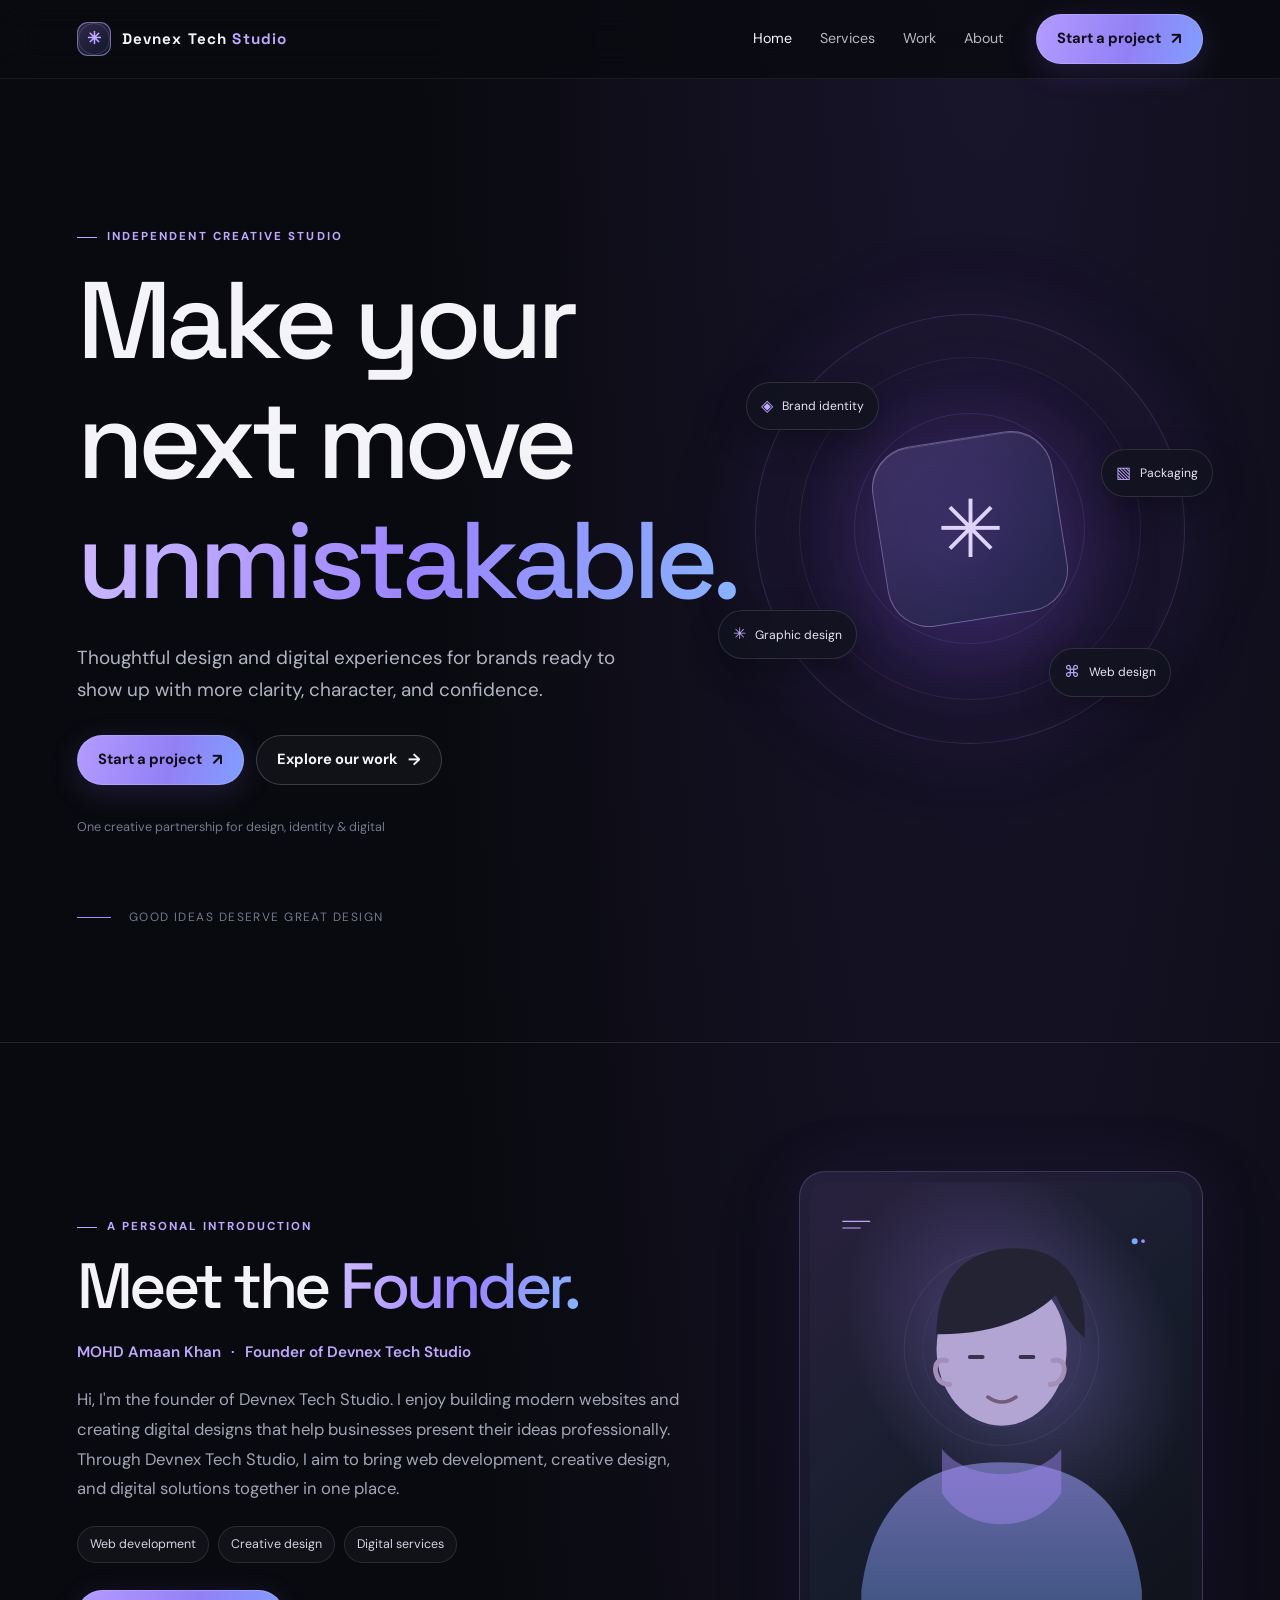
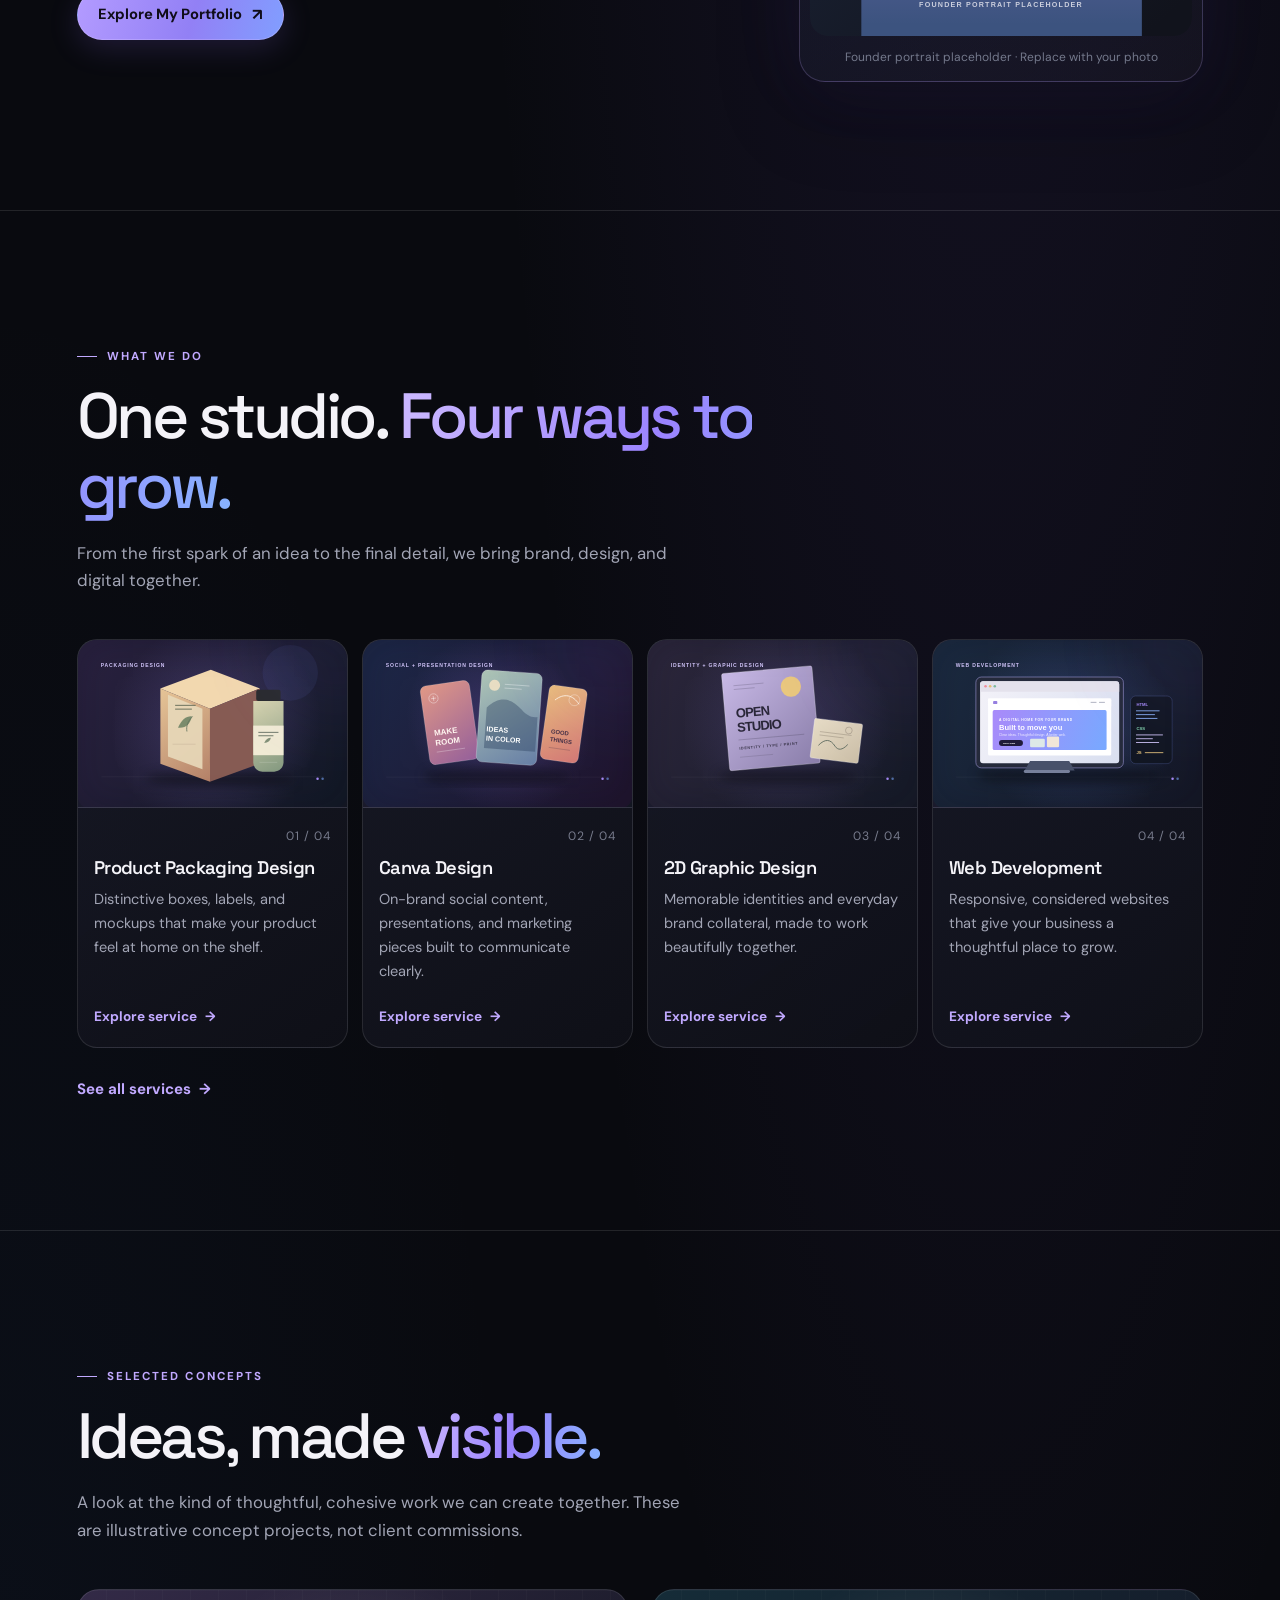
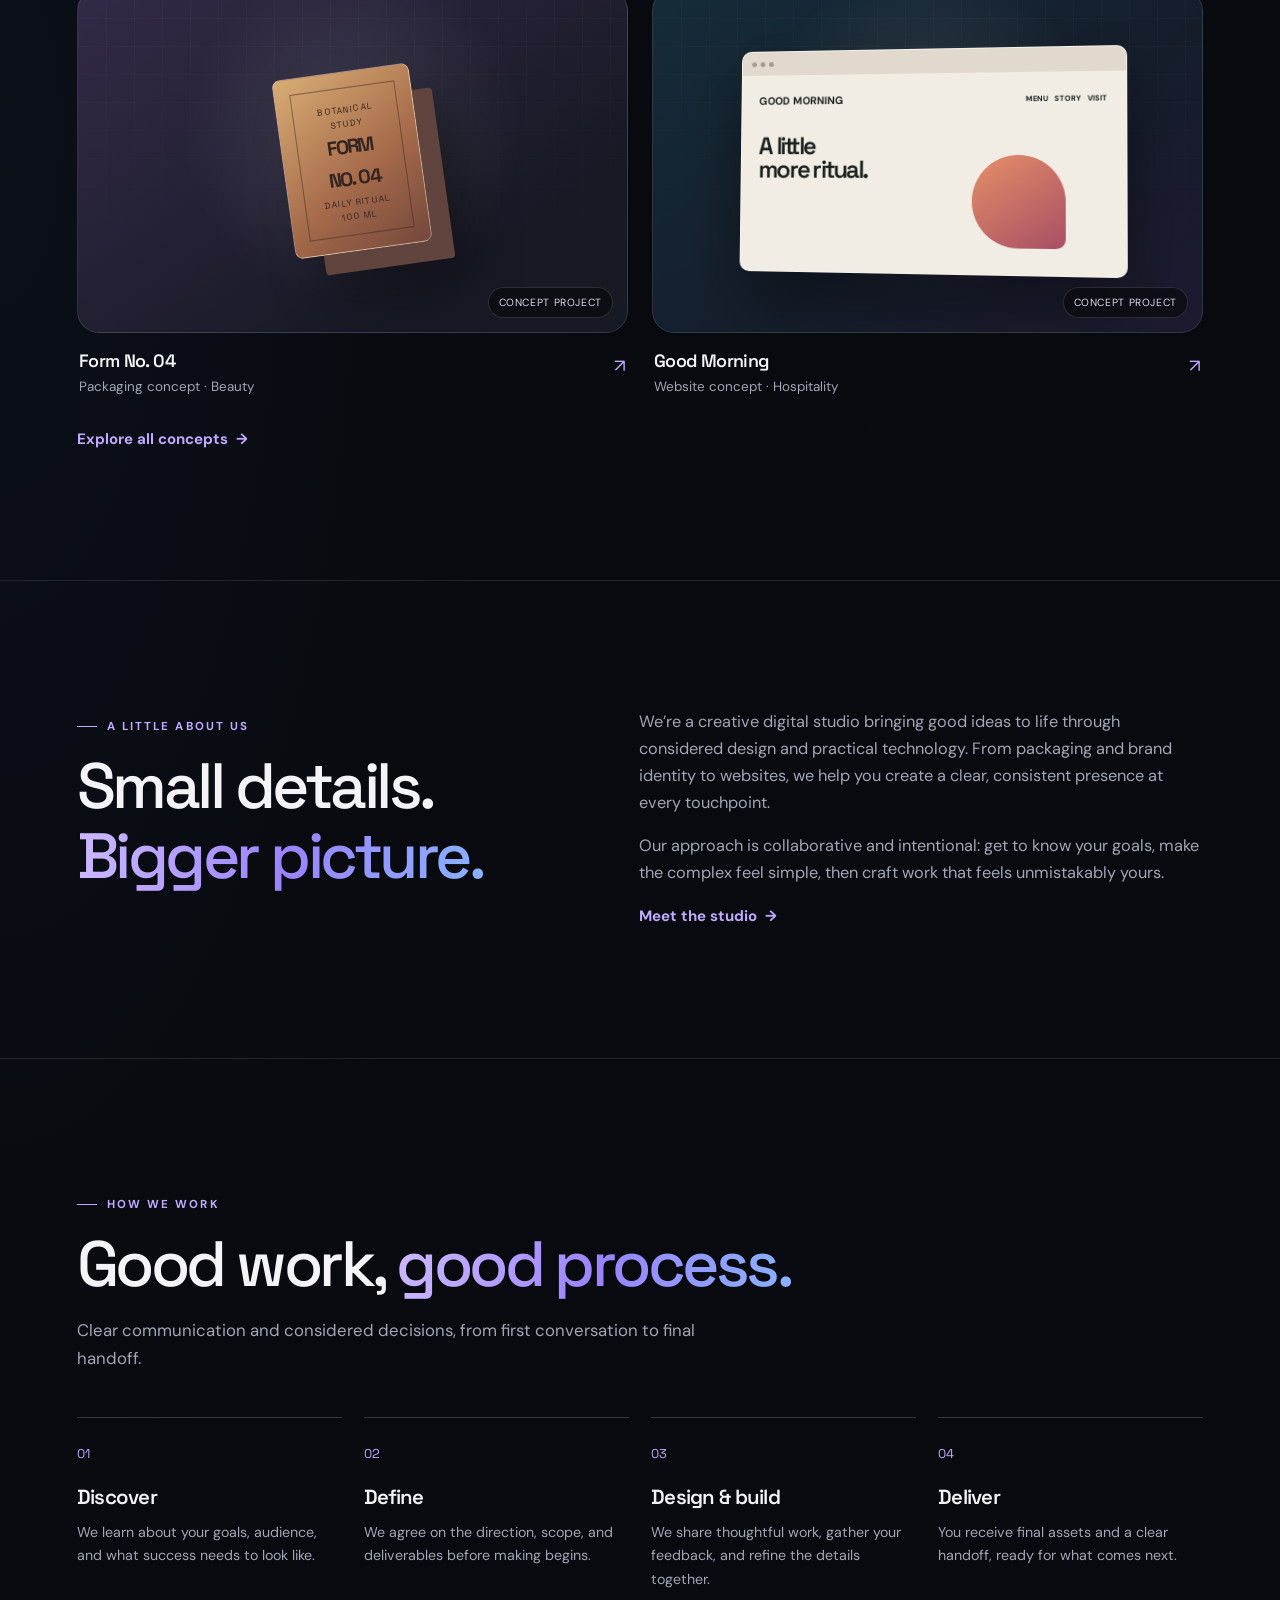
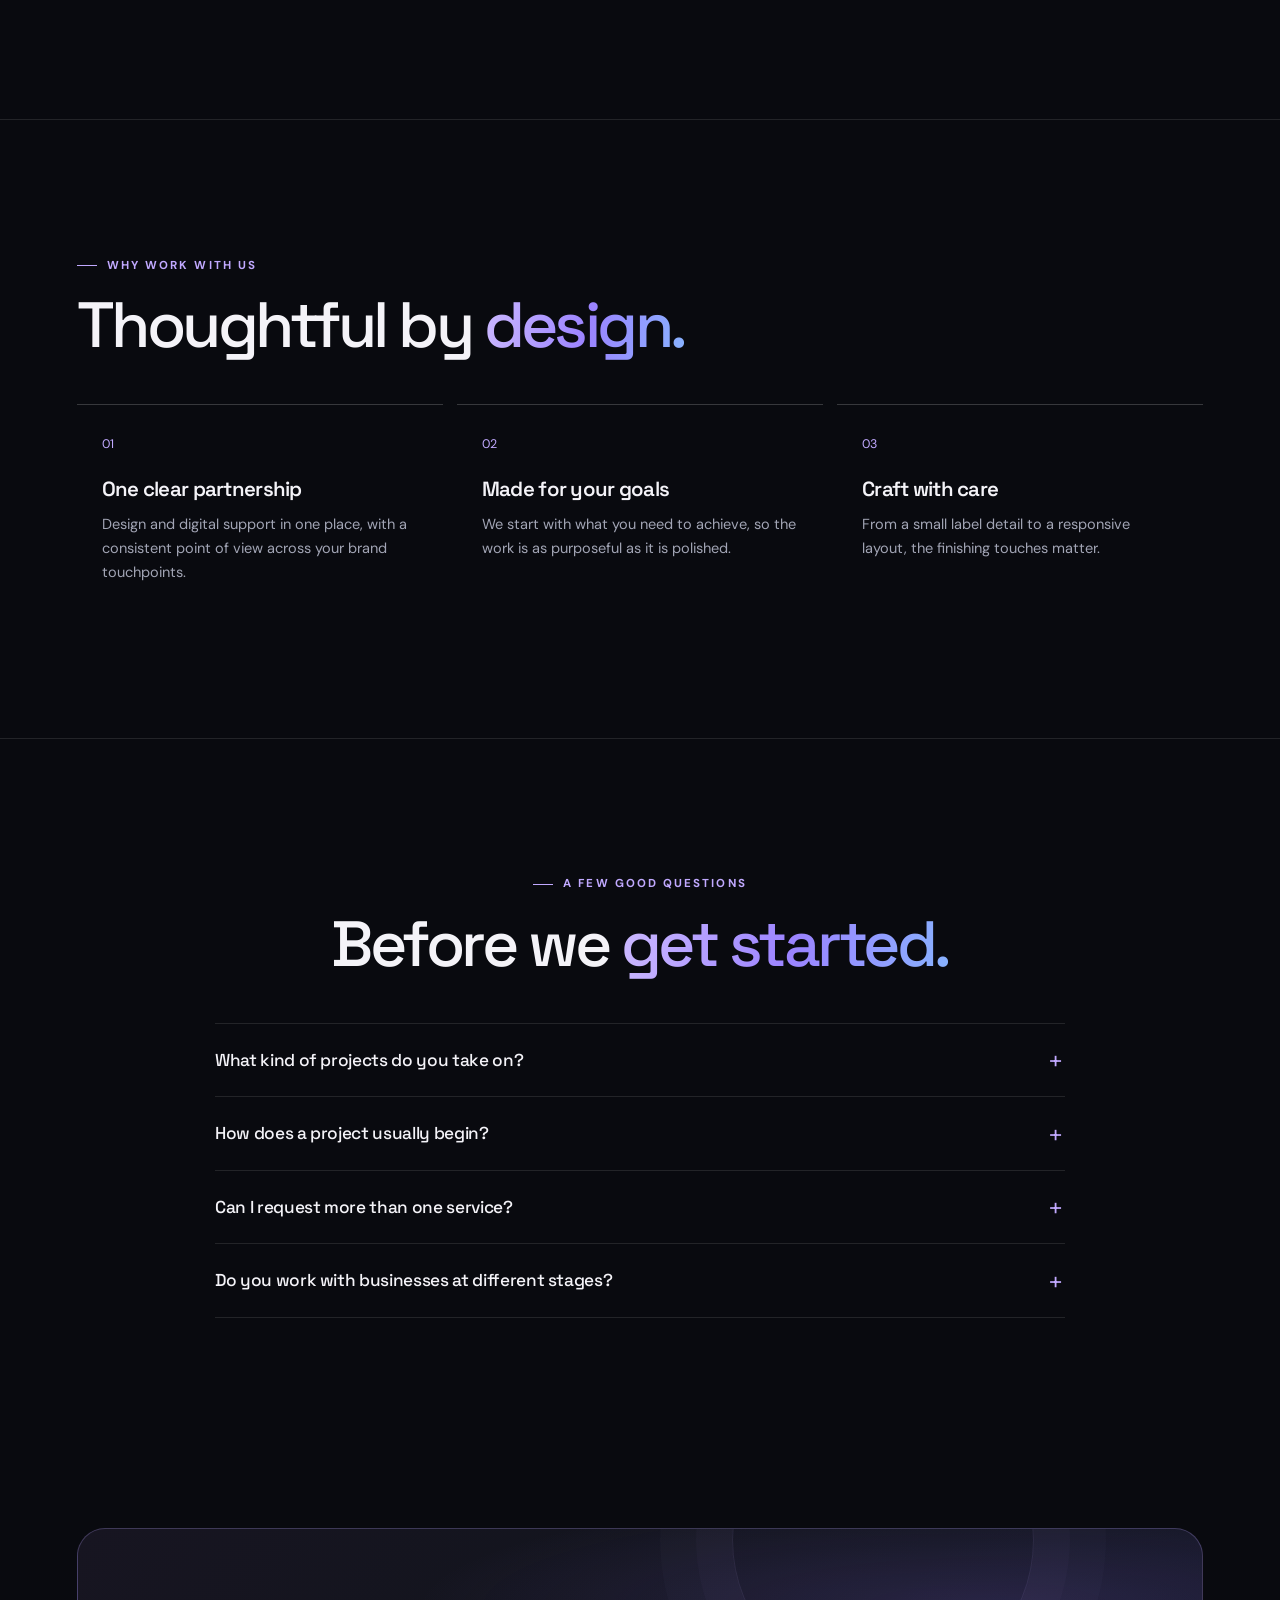
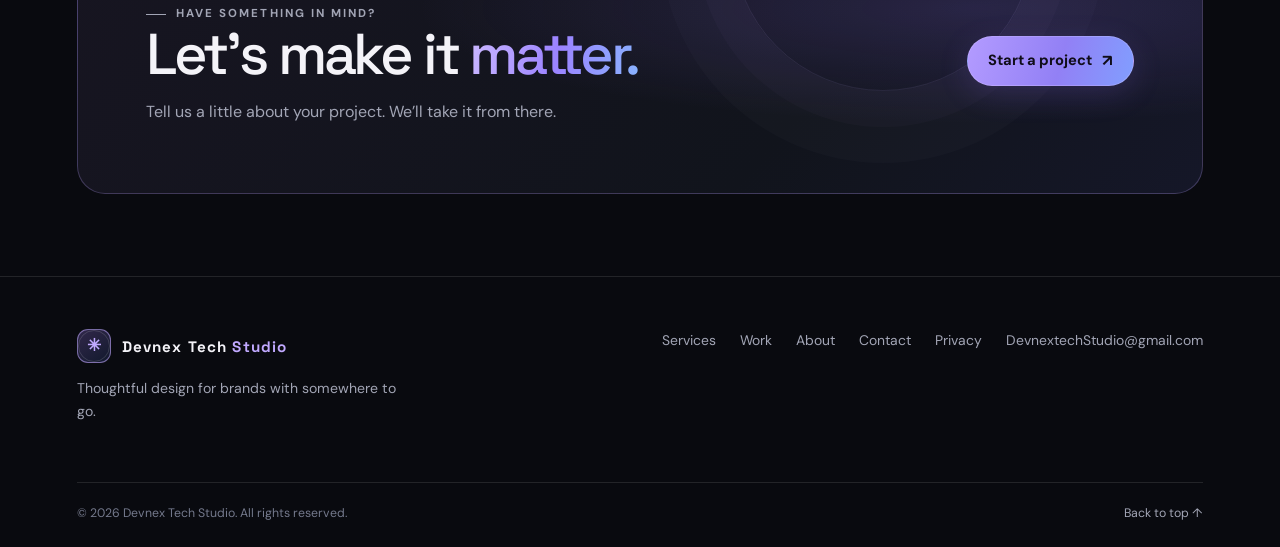
<file: index.html>
<!doctype html>
<html lang="en">
<head>
  <meta charset="UTF-8">
  <meta name="viewport" content="width=device-width, initial-scale=1.0">
  <meta name="description" content="A creative digital studio for thoughtful brand identities, packaging, graphic design, and responsive websites.">
  <meta name="theme-color" content="#090a0f">
  <meta property="og:type" content="website">
  <meta property="og:site_name" content="Devnex Tech Studio">
  <meta property="og:title" content="Devnex Tech Studio — Design that moves brands forward">
  <meta property="og:description" content="Thoughtful brand design, packaging, graphic design, and modern websites for ambitious businesses.">
  <title data-title-template="{brand} — Design that moves brands forward">Devnex Tech Studio — Design that moves brands forward</title>
  <link rel="icon" href="assets/icons/favicon.svg" type="image/svg+xml">
  <link rel="preconnect" href="https://fonts.googleapis.com">
  <link rel="preconnect" href="https://fonts.gstatic.com" crossorigin>
  <link rel="stylesheet" href="assets/css/style.css">
  <link rel="stylesheet" href="assets/css/components.css">
  <link rel="stylesheet" href="assets/css/responsive.css">
  <link rel="stylesheet" href="assets/css/animations.css">
</head>
<body>
  <a class="skip-link" href="#main">Skip to content</a>
  <header class="site-header">
    <div class="header-inner container">
      <a class="logo" href="index.html" aria-label="Devnex Tech Studio home">
        <span class="logo-mark" aria-hidden="true">✳</span><span class="logo-word">Devnex Tech Studio</span>
      </a>
      <button class="menu-toggle" type="button" aria-label="Open navigation" aria-controls="primary-nav" aria-expanded="false"><span></span></button>
      <nav class="primary-nav" id="primary-nav" aria-label="Main navigation">
        <a href="index.html" aria-current="page">Home</a><a href="services.html">Services</a><a href="portfolio.html">Work</a><a href="about.html">About</a>
        <a class="button button-primary nav-cta" href="contact.html">Start a project <span class="button-arrow" aria-hidden="true">↗</span></a>
      </nav>
    </div>
  </header>

  <main id="main">
    <section class="hero container">
      <div class="hero-grid">
        <div class="hero-copy" data-reveal>
          <p class="eyebrow">Independent creative studio</p>
          <h1>Make your next move <span class="text-gradient">unmistakable.</span></h1>
          <p>Thoughtful design and digital experiences for brands ready to show up with more clarity, character, and confidence.</p>
          <div class="hero-actions">
            <a class="button button-primary" href="contact.html">Start a project <span class="button-arrow" aria-hidden="true">↗</span></a>
            <a class="button button-secondary" href="portfolio.html">Explore our work <span class="button-arrow" aria-hidden="true">→</span></a>
          </div>
          <div class="hero-note">One creative partnership for design, identity &amp; digital</div>
        </div>
        <div class="hero-art" role="img" aria-label="Abstract violet and blue studio mark surrounded by design disciplines">
          <div class="hero-glow"></div><div class="hero-orbit"></div>
          <div class="hero-core"><span class="hero-core-mark" aria-hidden="true">✳</span></div>
          <div class="orbit-chip chip-one"><span aria-hidden="true">◈</span> Brand identity</div>
          <div class="orbit-chip chip-two"><span aria-hidden="true">▧</span> Packaging</div>
          <div class="orbit-chip chip-three"><span aria-hidden="true">✳</span> Graphic design</div>
          <div class="orbit-chip chip-four"><span aria-hidden="true">⌘</span> Web design</div>
        </div>
      </div>
      <div class="hero-bottom">Good ideas deserve great design</div>
    </section>

    <section class="section section-border founder-section" aria-labelledby="founder-heading">
      <div class="container founder-layout">
        <div class="founder-copy" data-reveal>
          <p class="eyebrow">A personal introduction</p>
          <h2 id="founder-heading">Meet the <span class="text-gradient">Founder.</span></h2>
          <p class="founder-role"><span data-founder-name>Your Name</span><span aria-hidden="true">·</span> Founder of Devnex Tech Studio</p>
          <p class="founder-intro" data-founder-intro>Hi, I'm the founder of Devnex Tech Studio. I enjoy building modern websites and creating digital designs that help businesses present their ideas professionally. Through Devnex Tech Studio, I aim to bring web development, creative design, and digital solutions together in one place.</p>
          <ul class="founder-interests" aria-label="Professional interests">
            <li>Web development</li>
            <li>Creative design</li>
            <li>Digital services</li>
          </ul>
          <a class="button button-primary founder-portfolio-link" data-founder-portfolio hidden>Explore My Portfolio <span class="button-arrow" aria-hidden="true">↗</span></a>
          <p class="founder-portfolio-note" data-founder-portfolio-note>Portfolio link placeholder: add your personal portfolio URL in <code>assets/js/config.js</code> to enable this button.</p>
        </div>
        <figure class="founder-portrait" data-reveal>
          <img src="assets/images/founder-placeholder.svg" alt="Illustrated portrait placeholder. Replace this artwork with a professional founder photo." width="640" height="760" decoding="async">
          <figcaption>Founder portrait placeholder · Replace with your photo</figcaption>
        </figure>
      </div>
    </section>

    <section class="section section-border home-services" aria-labelledby="services-heading">
      <div class="container">
        <div class="section-heading" data-reveal>
          <p class="eyebrow">What we do</p>
          <h2 id="services-heading">One studio. <span class="text-gradient">Four ways to grow.</span></h2>
          <p>From the first spark of an idea to the final detail, we bring brand, design, and digital together.</p>
        </div>
        <div class="service-grid">
          <article class="service-card" data-reveal>
            <div class="service-visual"><img src="assets/images/service-packaging.svg" alt="Warm premium skincare carton and glass bottle packaging mockups" width="640" height="400" loading="lazy" decoding="async"></div>
            <div class="service-card-top"><span class="service-number">01 / 04</span></div>
            <h3>Product Packaging Design</h3><p>Distinctive boxes, labels, and mockups that make your product feel at home on the shelf.</p>
            <a class="text-link" href="services.html#packaging">Explore service <span aria-hidden="true">→</span></a>
          </article>
          <article class="service-card" data-reveal>
            <div class="service-visual"><img src="assets/images/service-canva-design.svg" alt="Creative workspace with layered social post and story design layouts" width="640" height="400" loading="lazy" decoding="async"></div>
            <div class="service-card-top"><span class="service-number">02 / 04</span></div>
            <h3>Canva Design</h3><p>On-brand social content, presentations, and marketing pieces built to communicate clearly.</p>
            <a class="text-link" href="services.html#canva">Explore service <span aria-hidden="true">→</span></a>
          </article>
          <article class="service-card" data-reveal>
            <div class="service-visual"><img src="assets/images/service-graphic-design.svg" alt="Graphic design composition of a bold typographic poster and brand stationery" width="640" height="400" loading="lazy" decoding="async"></div>
            <div class="service-card-top"><span class="service-number">03 / 04</span></div>
            <h3>2D Graphic Design</h3><p>Memorable identities and everyday brand collateral, made to work beautifully together.</p>
            <a class="text-link" href="services.html#graphic">Explore service <span aria-hidden="true">→</span></a>
          </article>
          <article class="service-card" data-reveal>
            <div class="service-visual"><img src="assets/images/service-web-development.svg" alt="Desktop monitor displaying a responsive website layout alongside HTML, CSS, and JavaScript code" width="640" height="400" loading="lazy" decoding="async"></div>
            <div class="service-card-top"><span class="service-number">04 / 04</span></div>
            <h3>Web Development</h3><p>Responsive, considered websites that give your business a thoughtful place to grow.</p>
            <a class="text-link" href="services.html#web">Explore service <span aria-hidden="true">→</span></a>
          </article>
        </div>
        <p class="section-link-row"><a class="text-link" href="services.html">See all services <span aria-hidden="true">→</span></a></p>
      </div>
    </section>

    <section class="section section-border" aria-labelledby="work-heading">
      <div class="container">
        <div class="section-heading" data-reveal>
          <p class="eyebrow">Selected concepts</p>
          <h2 id="work-heading">Ideas, made <span class="text-gradient">visible.</span></h2>
          <p>A look at the kind of thoughtful, cohesive work we can create together. These are illustrative concept projects, not client commissions.</p>
        </div>
        <div class="work-grid">
          <article class="project-card" data-reveal>
            <div class="project-art art-packaging" role="img" aria-label="Illustrative amber skincare packaging concept">
              <img class="project-image" data-project-image data-src="" alt="Warm-toned skincare packaging concept with botanical labeling" hidden>
              <div class="art-pack"><div class="art-pack-label"><span>BOTANICAL<br>STUDY</span><strong>FORM<br>NO. 04</strong><span>daily ritual<br>100 ml</span></div></div>
              <span class="concept-tag">Concept project</span>
            </div>
            <div class="project-info"><div><h3>Form No. 04</h3><p>Packaging concept · Beauty</p></div><span class="project-arrow" aria-hidden="true">↗</span></div>
          </article>
          <article class="project-card" data-reveal>
            <div class="project-art art-web" role="img" aria-label="Illustrative responsive cafe website concept">
              <img class="project-image" data-project-image data-src="" alt="Responsive cafe website concept with a calm editorial layout" hidden>
              <div class="art-browser"><div class="browser-bar"><i></i><i></i><i></i></div><div class="browser-content"><div class="browser-nav"><b>GOOD MORNING</b><span>MENU&nbsp;&nbsp; STORY&nbsp;&nbsp; VISIT</span></div><div class="browser-headline">A little<br>more ritual.</div><div class="browser-shape"></div></div></div>
              <span class="concept-tag">Concept project</span>
            </div>
            <div class="project-info"><div><h3>Good Morning</h3><p>Website concept · Hospitality</p></div><span class="project-arrow" aria-hidden="true">↗</span></div>
          </article>
        </div>
        <p class="section-link-row"><a class="text-link" href="portfolio.html">Explore all concepts <span aria-hidden="true">→</span></a></p>
      </div>
    </section>

    <section class="section section-border" aria-labelledby="studio-heading">
      <div class="container split-layout">
        <div data-reveal><p class="eyebrow">A little about us</p><h2 id="studio-heading">Small details. <span class="text-gradient">Bigger picture.</span></h2></div>
        <div class="split-copy" data-reveal>
          <p>We’re a creative digital studio bringing good ideas to life through considered design and practical technology. From packaging and brand identity to websites, we help you create a clear, consistent presence at every touchpoint.</p>
          <p>Our approach is collaborative and intentional: get to know your goals, make the complex feel simple, then craft work that feels unmistakably yours.</p>
          <a class="text-link" href="about.html">Meet the studio <span aria-hidden="true">→</span></a>
        </div>
      </div>
    </section>

    <section class="section section-border" aria-labelledby="process-heading">
      <div class="container">
        <div class="section-heading" data-reveal><p class="eyebrow">How we work</p><h2 id="process-heading">Good work, <span class="text-gradient">good process.</span></h2><p>Clear communication and considered decisions, from first conversation to final handoff.</p></div>
        <div class="process-grid">
          <article class="process-step" data-reveal><h3>Discover</h3><p>We learn about your goals, audience, and what success needs to look like.</p></article>
          <article class="process-step" data-reveal><h3>Define</h3><p>We agree on the direction, scope, and deliverables before making begins.</p></article>
          <article class="process-step" data-reveal><h3>Design &amp; build</h3><p>We share thoughtful work, gather your feedback, and refine the details together.</p></article>
          <article class="process-step" data-reveal><h3>Deliver</h3><p>You receive final assets and a clear handoff, ready for what comes next.</p></article>
        </div>
      </div>
    </section>

    <section class="section section-border" aria-labelledby="difference-heading">
      <div class="container">
        <div class="section-heading" data-reveal><p class="eyebrow">Why work with us</p><h2 id="difference-heading">Thoughtful by <span class="text-gradient">design.</span></h2></div>
        <div class="values-grid">
          <article class="value-card" data-reveal><span>01</span><h3>One clear partnership</h3><p>Design and digital support in one place, with a consistent point of view across your brand touchpoints.</p></article>
          <article class="value-card" data-reveal><span>02</span><h3>Made for your goals</h3><p>We start with what you need to achieve, so the work is as purposeful as it is polished.</p></article>
          <article class="value-card" data-reveal><span>03</span><h3>Craft with care</h3><p>From a small label detail to a responsive layout, the finishing touches matter.</p></article>
        </div>
      </div>
    </section>

    <section class="section section-border" aria-labelledby="faq-heading">
      <div class="container">
        <div class="section-heading centered" data-reveal><p class="eyebrow">A few good questions</p><h2 id="faq-heading">Before we <span class="text-gradient">get started.</span></h2></div>
        <div class="faq-list">
          <details class="faq-item" data-reveal><summary>What kind of projects do you take on?</summary><div class="faq-answer"><p>We work on product packaging, Canva design, 2D graphic design, and responsive websites. Share what you have in mind and we can discuss whether it fits.</p></div></details>
          <details class="faq-item" data-reveal><summary>How does a project usually begin?</summary><div class="faq-answer"><p>Send a short project inquiry with your goals, service needs, and any timing or budget context. We’ll follow up to clarify scope and discuss next steps.</p></div></details>
          <details class="faq-item" data-reveal><summary>Can I request more than one service?</summary><div class="faq-answer"><p>Yes. We can discuss a combined scope—for example, an identity and packaging system, or brand design alongside a website.</p></div></details>
          <details class="faq-item" data-reveal><summary>Do you work with businesses at different stages?</summary><div class="faq-answer"><p>We’re happy to hear from businesses at any stage. The right scope depends on your goals and what you need support with now.</p></div></details>
        </div>
      </div>
    </section>

    <section class="section-tight" aria-label="Start a project">
      <div class="container"><div class="cta-panel" data-reveal><div><p class="eyebrow">Have something in mind?</p><h2>Let’s make it <span class="text-gradient">matter.</span></h2><p>Tell us a little about your project. We’ll take it from there.</p></div><a class="button button-primary" href="contact.html">Start a project <span class="button-arrow" aria-hidden="true">↗</span></a></div></div>
    </section>
  </main>

  <footer class="site-footer">
    <div class="container">
      <div class="footer-top">
        <div class="footer-brand"><a class="logo" href="index.html"><span class="logo-mark" aria-hidden="true">✳</span><span class="logo-word">Devnex Tech Studio</span></a><p>Thoughtful design for brands with somewhere to go.</p><div class="footer-social" data-social-links aria-label="Social media"></div></div>
        <nav class="footer-nav" aria-label="Footer navigation"><a href="services.html">Services</a><a href="portfolio.html">Work</a><a href="about.html">About</a><a href="contact.html">Contact</a><a href="privacy.html">Privacy</a><a data-footer-email hidden></a></nav>
      </div>
      <div class="footer-bottom"><p>© <span data-year></span> <span data-brand>Devnex Tech Studio</span>. All rights reserved.</p><a class="back-top" href="#main">Back to top ↑</a></div>
    </div>
  </footer>
  <script src="assets/js/config.js"></script>
  <script src="assets/js/navigation.js"></script>
  <script src="assets/js/main.js"></script>
  <script src="assets/js/faq.js"></script>
</body>
</html>
</file>
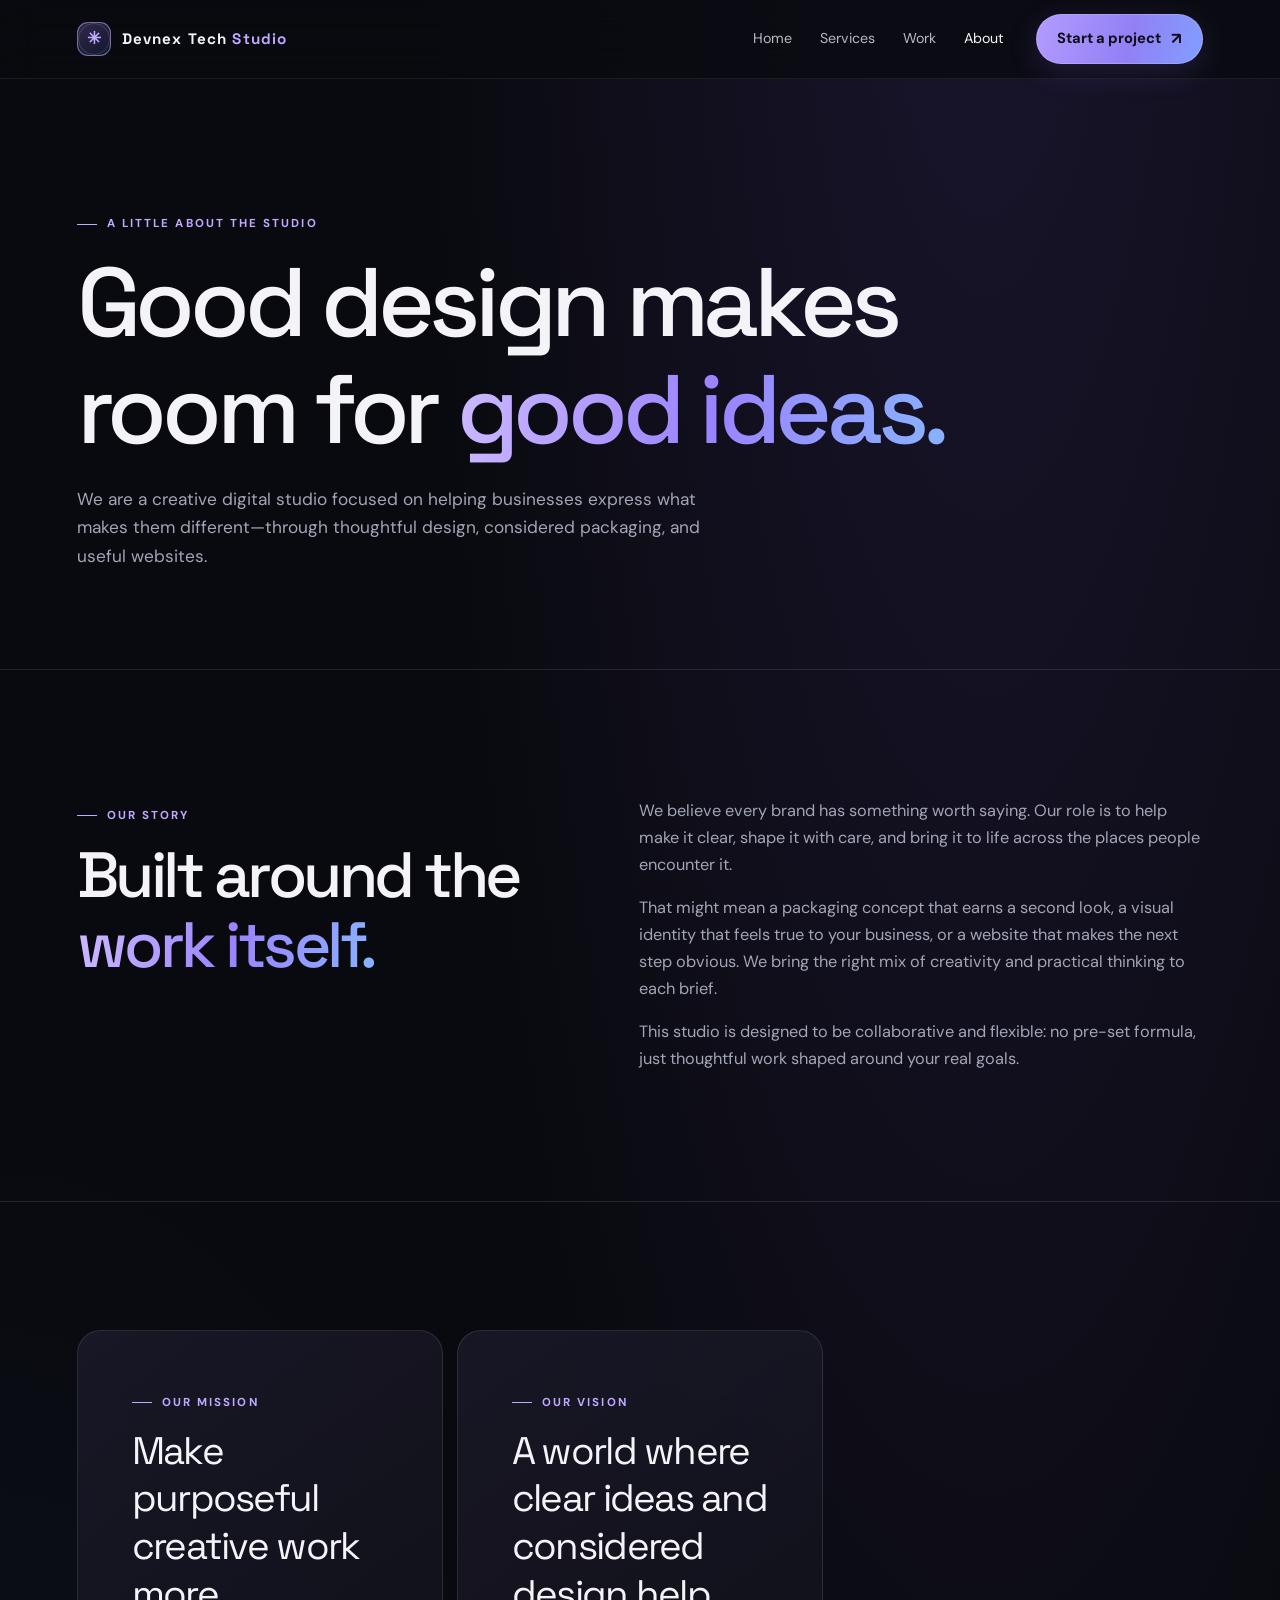
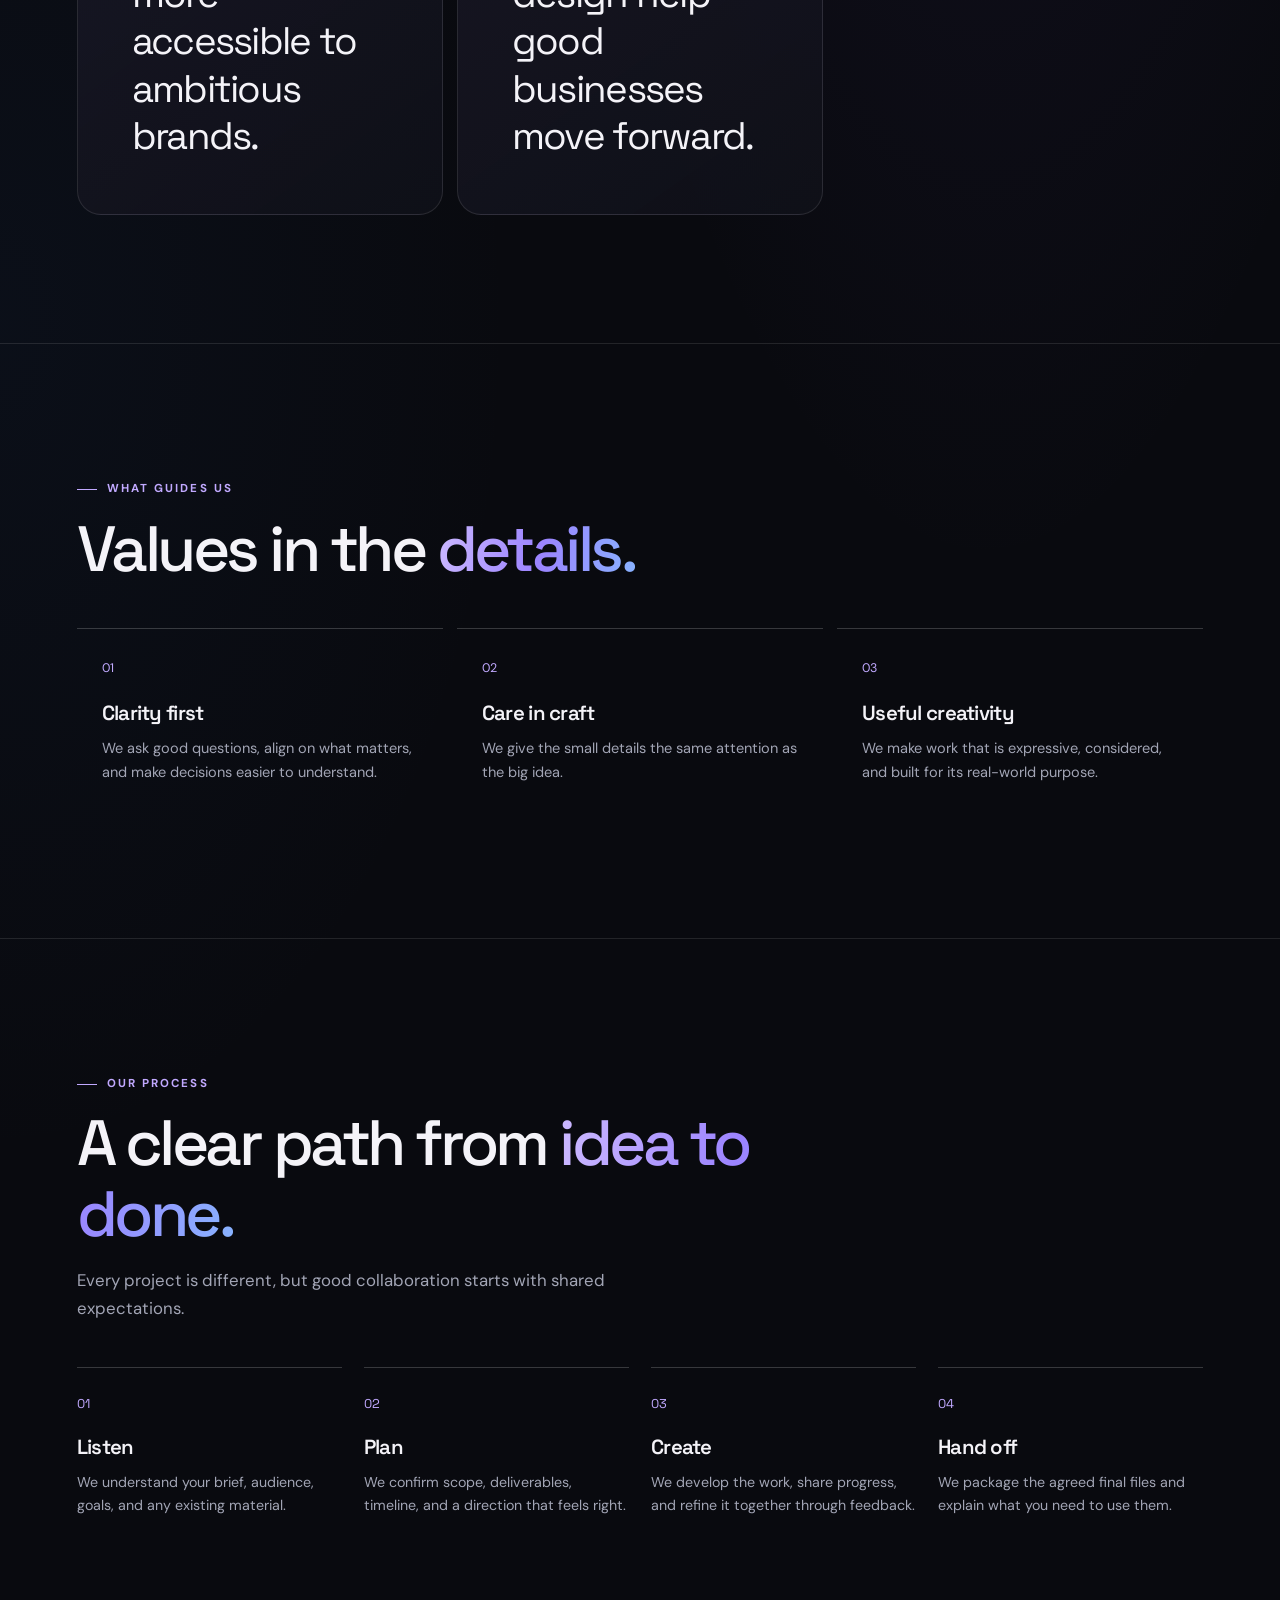
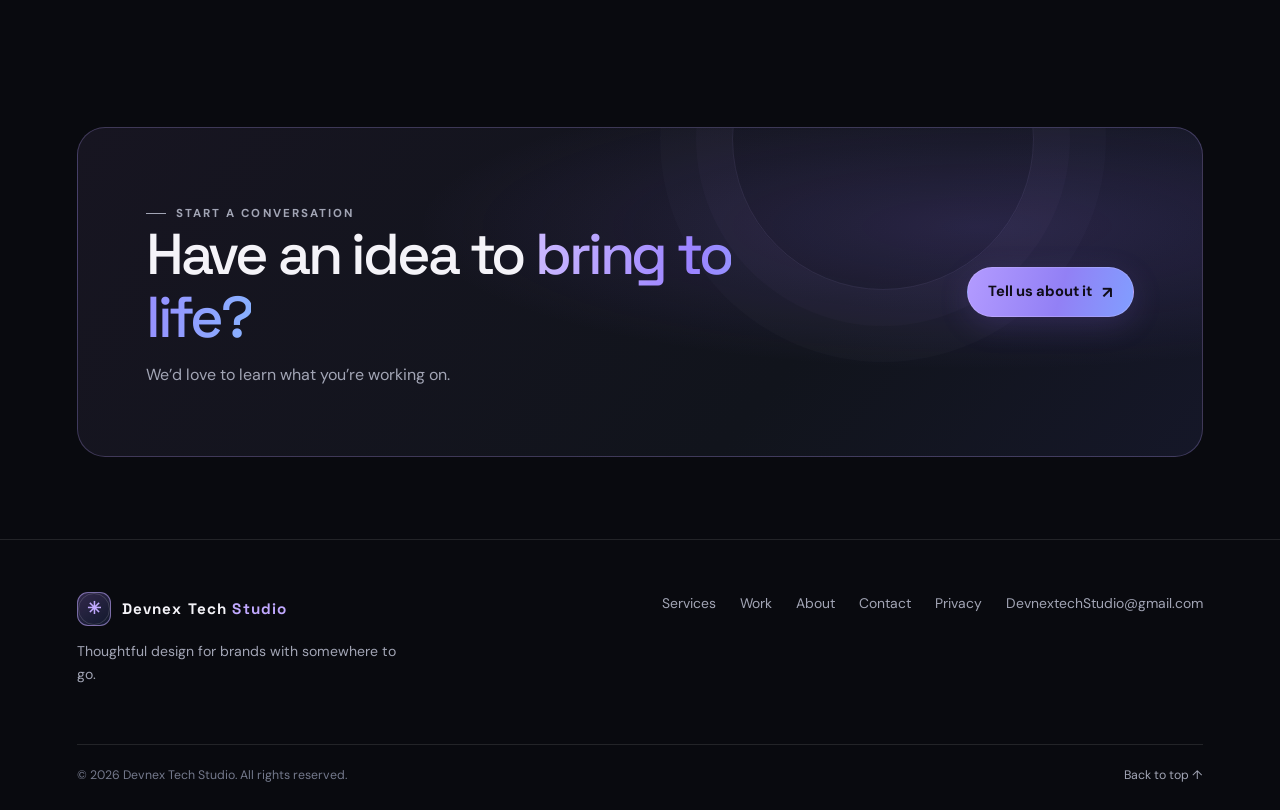
<file: about.html>
<!doctype html>
<html lang="en">
<head>
  <meta charset="UTF-8">
  <meta name="viewport" content="width=device-width, initial-scale=1.0">
  <meta name="description" content="Learn about our collaborative, design-first approach to brand identity, packaging, graphic design, and websites.">
  <meta name="theme-color" content="#090a0f">
  <meta property="og:type" content="website">
  <meta property="og:site_name" content="Devnex Tech Studio">
  <meta property="og:title" content="About Devnex Tech Studio">
  <meta property="og:description" content="Our collaborative, thoughtful approach to design and digital projects.">
  <title data-title-template="About the Studio — {brand}">About the Studio — Devnex Tech Studio</title>
  <link rel="icon" href="assets/icons/favicon.svg" type="image/svg+xml">
  <link rel="preconnect" href="https://fonts.googleapis.com">
  <link rel="preconnect" href="https://fonts.gstatic.com" crossorigin>
  <link rel="stylesheet" href="assets/css/style.css">
  <link rel="stylesheet" href="assets/css/components.css">
  <link rel="stylesheet" href="assets/css/responsive.css">
  <link rel="stylesheet" href="assets/css/animations.css">
</head>
<body>
  <a class="skip-link" href="#main">Skip to content</a>
  <header class="site-header"><div class="header-inner container">
    <a class="logo" href="index.html" aria-label="Devnex Tech Studio home"><span class="logo-mark" aria-hidden="true">✳</span><span class="logo-word">Devnex Tech Studio</span></a>
    <button class="menu-toggle" type="button" aria-label="Open navigation" aria-controls="primary-nav" aria-expanded="false"><span></span></button>
    <nav class="primary-nav" id="primary-nav" aria-label="Main navigation"><a href="index.html">Home</a><a href="services.html">Services</a><a href="portfolio.html">Work</a><a href="about.html" aria-current="page">About</a><a class="button button-primary nav-cta" href="contact.html">Start a project <span class="button-arrow" aria-hidden="true">↗</span></a></nav>
  </div></header>
  <main id="main">
    <section class="page-hero container">
      <p class="eyebrow">A little about the studio</p>
      <h1>Good design makes room for <span class="text-gradient">good ideas.</span></h1>
      <p>We are a creative digital studio focused on helping businesses express what makes them different—through thoughtful design, considered packaging, and useful websites.</p>
    </section>
    <section class="section section-border">
      <div class="container split-layout">
        <div data-reveal><p class="eyebrow">Our story</p><h2>Built around the <span class="text-gradient">work itself.</span></h2></div>
        <div class="split-copy" data-reveal>
          <p>We believe every brand has something worth saying. Our role is to help make it clear, shape it with care, and bring it to life across the places people encounter it.</p>
          <p>That might mean a packaging concept that earns a second look, a visual identity that feels true to your business, or a website that makes the next step obvious. We bring the right mix of creativity and practical thinking to each brief.</p>
          <p>This studio is designed to be collaborative and flexible: no pre-set formula, just thoughtful work shaped around your real goals.</p>
        </div>
      </div>
    </section>
    <section class="section section-border">
      <div class="container values-grid">
        <article class="statement-card" data-reveal><p class="eyebrow">Our mission</p><blockquote>Make purposeful creative work more accessible to ambitious brands.</blockquote></article>
        <article class="statement-card" data-reveal><p class="eyebrow">Our vision</p><blockquote>A world where clear ideas and considered design help good businesses move forward.</blockquote></article>
      </div>
    </section>
    <section class="section section-border" aria-labelledby="values-heading">
      <div class="container">
        <div class="section-heading" data-reveal><p class="eyebrow">What guides us</p><h2 id="values-heading">Values in the <span class="text-gradient">details.</span></h2></div>
        <div class="values-grid">
          <article class="value-card" data-reveal><span>01</span><h3>Clarity first</h3><p>We ask good questions, align on what matters, and make decisions easier to understand.</p></article>
          <article class="value-card" data-reveal><span>02</span><h3>Care in craft</h3><p>We give the small details the same attention as the big idea.</p></article>
          <article class="value-card" data-reveal><span>03</span><h3>Useful creativity</h3><p>We make work that is expressive, considered, and built for its real-world purpose.</p></article>
        </div>
      </div>
    </section>
    <section class="section section-border" aria-labelledby="process-heading">
      <div class="container">
        <div class="section-heading" data-reveal><p class="eyebrow">Our process</p><h2 id="process-heading">A clear path from <span class="text-gradient">idea to done.</span></h2><p>Every project is different, but good collaboration starts with shared expectations.</p></div>
        <div class="process-grid">
          <article class="process-step" data-reveal><h3>Listen</h3><p>We understand your brief, audience, goals, and any existing material.</p></article>
          <article class="process-step" data-reveal><h3>Plan</h3><p>We confirm scope, deliverables, timeline, and a direction that feels right.</p></article>
          <article class="process-step" data-reveal><h3>Create</h3><p>We develop the work, share progress, and refine it together through feedback.</p></article>
          <article class="process-step" data-reveal><h3>Hand off</h3><p>We package the agreed final files and explain what you need to use them.</p></article>
        </div>
      </div>
    </section>
    <section class="section-tight"><div class="container"><div class="cta-panel" data-reveal><div><p class="eyebrow">Start a conversation</p><h2>Have an idea to <span class="text-gradient">bring to life?</span></h2><p>We’d love to learn what you’re working on.</p></div><a class="button button-primary" href="contact.html">Tell us about it <span class="button-arrow" aria-hidden="true">↗</span></a></div></div></section>
  </main>
  <footer class="site-footer"><div class="container"><div class="footer-top"><div class="footer-brand"><a class="logo" href="index.html"><span class="logo-mark" aria-hidden="true">✳</span><span class="logo-word">Devnex Tech Studio</span></a><p>Thoughtful design for brands with somewhere to go.</p><div class="footer-social" data-social-links aria-label="Social media"></div></div><nav class="footer-nav" aria-label="Footer navigation"><a href="services.html">Services</a><a href="portfolio.html">Work</a><a href="about.html">About</a><a href="contact.html">Contact</a><a href="privacy.html">Privacy</a><a data-footer-email hidden></a></nav></div><div class="footer-bottom"><p>© <span data-year></span> <span data-brand>Devnex Tech Studio</span>. All rights reserved.</p><a class="back-top" href="#main">Back to top ↑</a></div></div></footer>
  <script src="assets/js/config.js"></script><script src="assets/js/navigation.js"></script><script src="assets/js/main.js"></script>
</body>
</html>
</file>
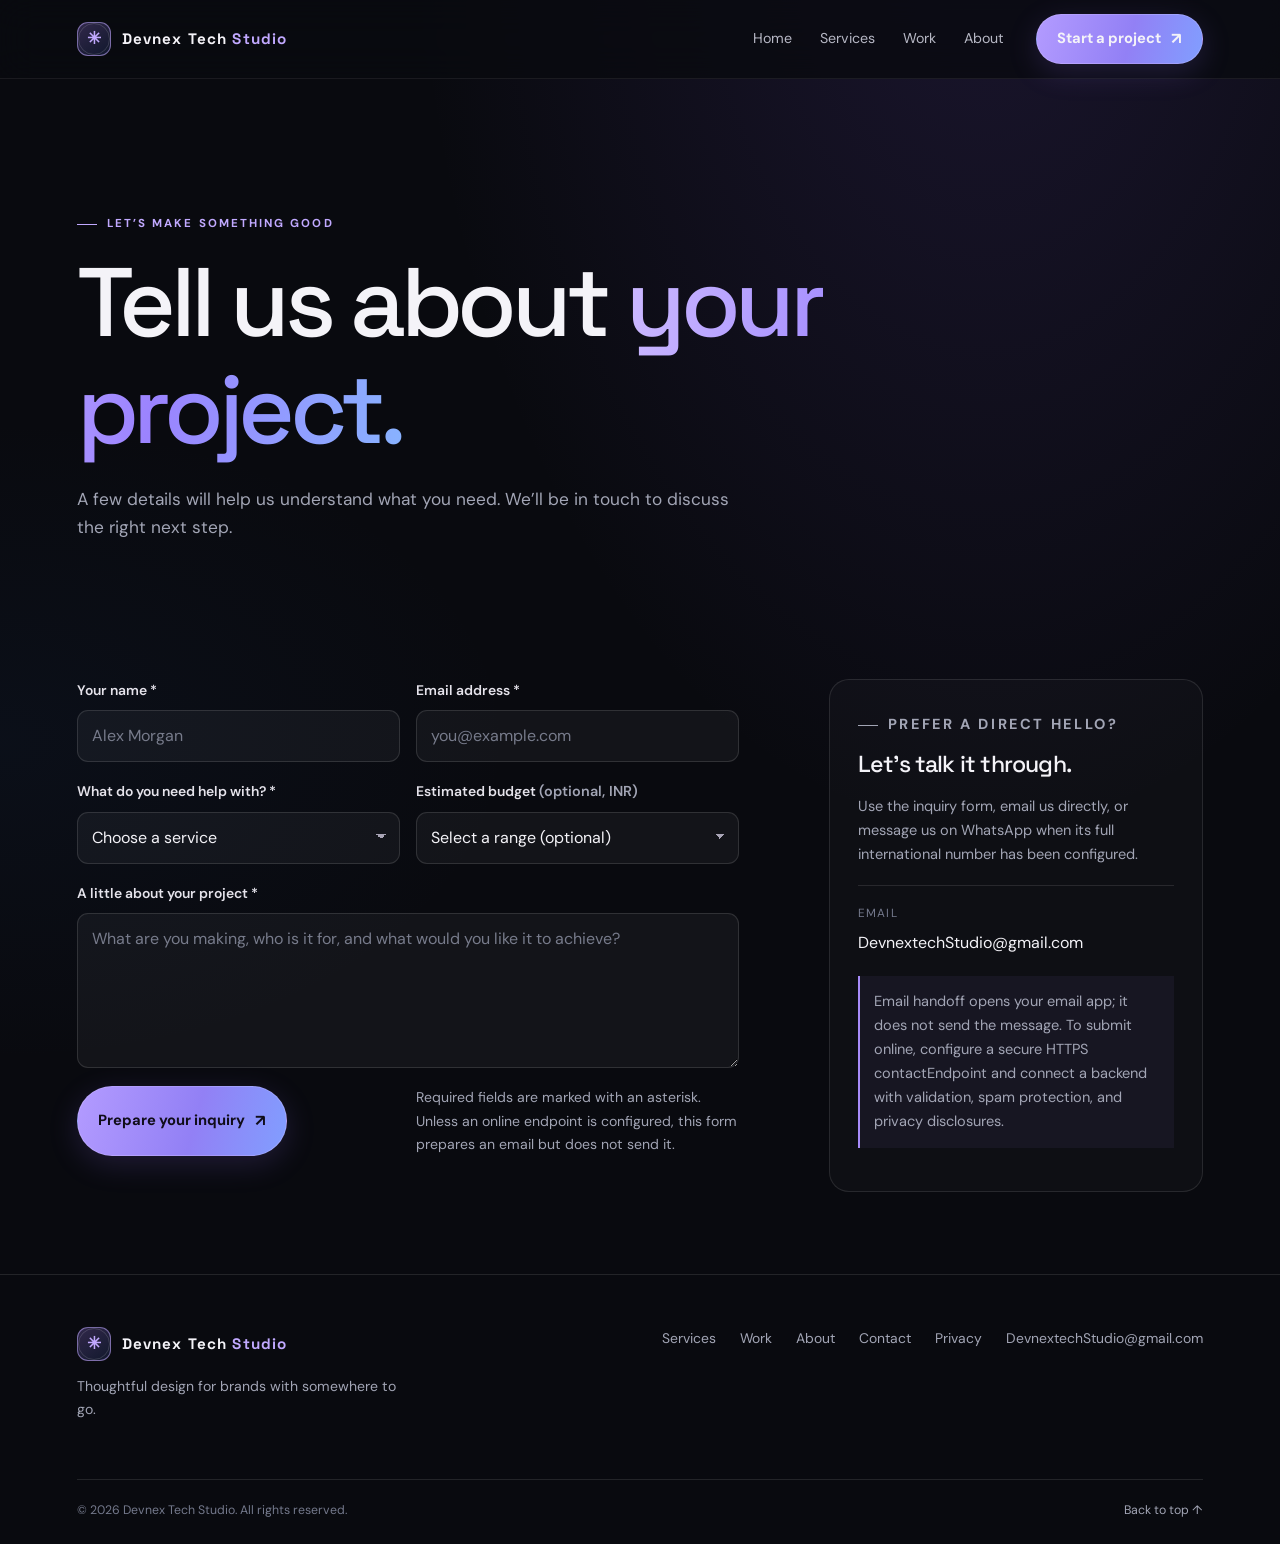
<file: contact.html>
<!doctype html>
<html lang="en">
<head>
  <meta charset="UTF-8">
  <meta name="viewport" content="width=device-width, initial-scale=1.0">
  <meta name="description" content="Contact us about packaging, brand design, graphic design, or a new website project.">
  <meta name="theme-color" content="#090a0f">
  <meta property="og:type" content="website">
  <meta property="og:site_name" content="Devnex Tech Studio">
  <meta property="og:title" content="Start a Project — Devnex Tech Studio">
  <meta property="og:description" content="Tell us what you are building and discuss the right next step.">
  <title data-title-template="Start a Project — {brand}">Start a Project — Devnex Tech Studio</title>
  <link rel="icon" href="assets/icons/favicon.svg" type="image/svg+xml">
  <link rel="preconnect" href="https://fonts.googleapis.com">
  <link rel="preconnect" href="https://fonts.gstatic.com" crossorigin>
  <link rel="stylesheet" href="assets/css/style.css">
  <link rel="stylesheet" href="assets/css/components.css">
  <link rel="stylesheet" href="assets/css/responsive.css">
  <link rel="stylesheet" href="assets/css/animations.css">
</head>
<body>
  <a class="skip-link" href="#main">Skip to content</a>
  <header class="site-header"><div class="header-inner container">
    <a class="logo" href="index.html" aria-label="Devnex Tech Studio home"><span class="logo-mark" aria-hidden="true">✳</span><span class="logo-word">Devnex Tech Studio</span></a>
    <button class="menu-toggle" type="button" aria-label="Open navigation" aria-controls="primary-nav" aria-expanded="false"><span></span></button>
    <nav class="primary-nav" id="primary-nav" aria-label="Main navigation"><a href="index.html">Home</a><a href="services.html">Services</a><a href="portfolio.html">Work</a><a href="about.html">About</a><a class="button button-primary nav-cta" href="contact.html" aria-current="page">Start a project <span class="button-arrow" aria-hidden="true">↗</span></a></nav>
  </div></header>
  <main id="main">
    <section class="page-hero compact container">
      <p class="eyebrow">Let’s make something good</p>
      <h1>Tell us about <span class="text-gradient">your project.</span></h1>
      <p>A few details will help us understand what you need. We’ll be in touch to discuss the right next step.</p>
    </section>
    <section class="section-tight">
      <div class="container contact-layout">
        <form class="contact-form" id="contact-form" novalidate>
          <div class="field"><label for="name">Your name <span aria-hidden="true">*</span></label><input id="name" name="name" type="text" autocomplete="name" required minlength="2" maxlength="120" placeholder="Alex Morgan"></div>
          <div class="field"><label for="email">Email address <span aria-hidden="true">*</span></label><input id="email" name="email" type="email" autocomplete="email" required maxlength="254" placeholder="you@example.com"></div>
          <div class="field"><label for="service">What do you need help with? <span aria-hidden="true">*</span></label><select id="service" name="service" required><option value="">Choose a service</option><option value="Product Packaging Design">Product Packaging Design</option><option value="Canva Design">Canva Design</option><option value="2D Graphic Design">2D Graphic Design</option><option value="Web Development">Web Development</option><option value="Multiple services">Multiple services</option><option value="Other">Something else</option></select></div>
          <div class="field"><label for="budget">Estimated budget <span class="muted small">(optional, INR)</span></label><select id="budget" name="budget"><option value="">Select a range (optional)</option><option value="Under ₹25,000">Under ₹25,000</option><option value="₹25,000–₹50,000">₹25,000–₹50,000</option><option value="₹50,000–₹1,00,000">₹50,000–₹1,00,000</option><option value="₹1,00,000+">₹1,00,000+</option><option value="Not sure yet">Not sure yet</option></select></div>
          <div class="field full-width"><label for="message">A little about your project <span aria-hidden="true">*</span></label><textarea id="message" name="message" required minlength="20" maxlength="5000" placeholder="What are you making, who is it for, and what would you like it to achieve?"></textarea></div>
          <button class="button button-primary" type="submit">Prepare your inquiry <span class="button-arrow" aria-hidden="true">↗</span></button>
          <p class="form-status full-width" id="form-status" role="status" aria-live="polite">Required fields are marked with an asterisk. Unless an online endpoint is configured, this form prepares an email but does not send it.</p>
        </form>
        <aside class="contact-aside">
          <p class="eyebrow">Prefer a direct hello?</p><h2>Let’s talk it through.</h2><p>Use the inquiry form, email us directly, or message us on WhatsApp when its full international number has been configured.</p>
          <div class="contact-method" data-email-method hidden><span>Email</span><a data-contact-email></a></div>
          <div class="contact-method" data-whatsapp-method hidden><span>WhatsApp</span><a data-contact-whatsapp target="_blank" rel="noopener noreferrer">Message us on WhatsApp ↗</a></div>
          <p class="form-setup-note">Email handoff opens your email app; it does not send the message. To submit online, configure a secure HTTPS contactEndpoint and connect a backend with validation, spam protection, and privacy disclosures.</p>
        </aside>
      </div>
    </section>
  </main>
  <footer class="site-footer"><div class="container"><div class="footer-top"><div class="footer-brand"><a class="logo" href="index.html"><span class="logo-mark" aria-hidden="true">✳</span><span class="logo-word">Devnex Tech Studio</span></a><p>Thoughtful design for brands with somewhere to go.</p><div class="footer-social" data-social-links aria-label="Social media"></div></div><nav class="footer-nav" aria-label="Footer navigation"><a href="services.html">Services</a><a href="portfolio.html">Work</a><a href="about.html">About</a><a href="contact.html">Contact</a><a href="privacy.html">Privacy</a><a data-footer-email hidden></a></nav></div><div class="footer-bottom"><p>© <span data-year></span> <span data-brand>Devnex Tech Studio</span>. All rights reserved.</p><a class="back-top" href="#main">Back to top ↑</a></div></div></footer>
  <script src="assets/js/config.js"></script><script src="assets/js/navigation.js"></script><script src="assets/js/main.js"></script><script src="assets/js/contact.js"></script>
</body>
</html>
</file>
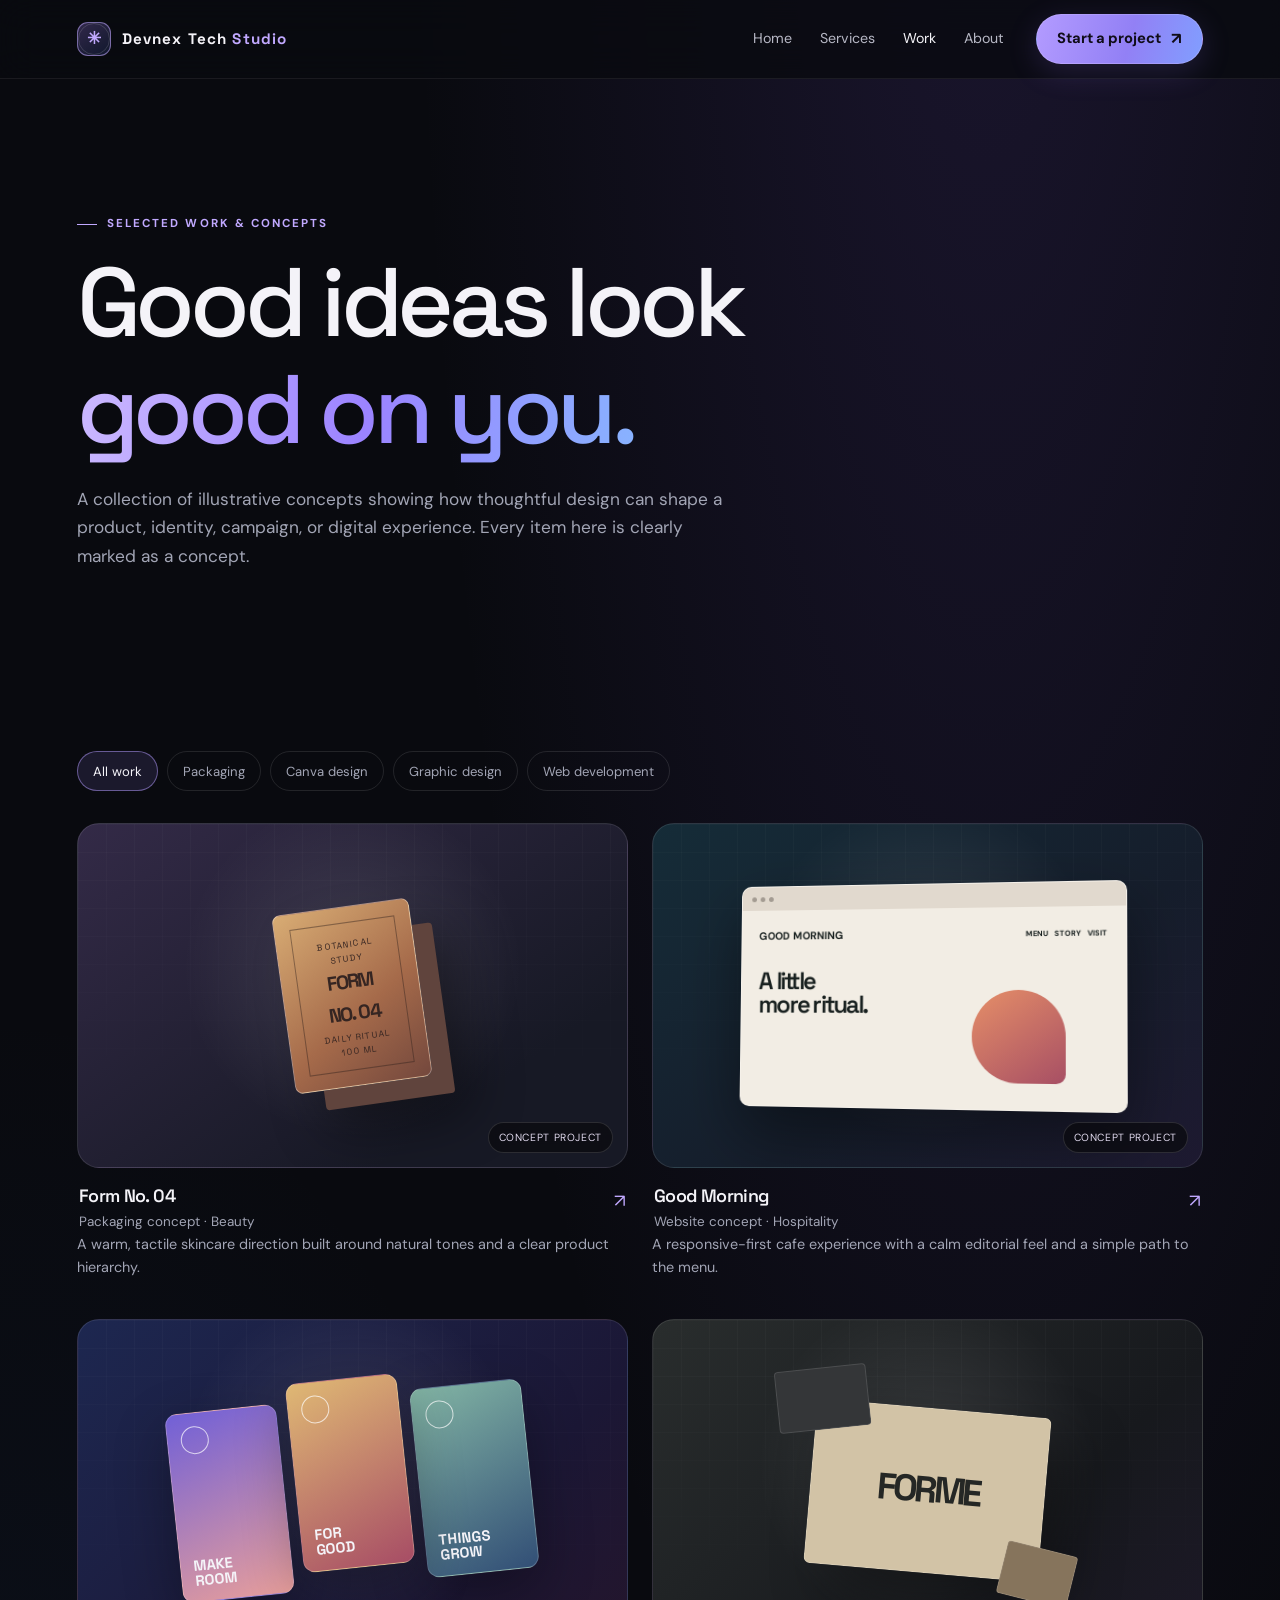
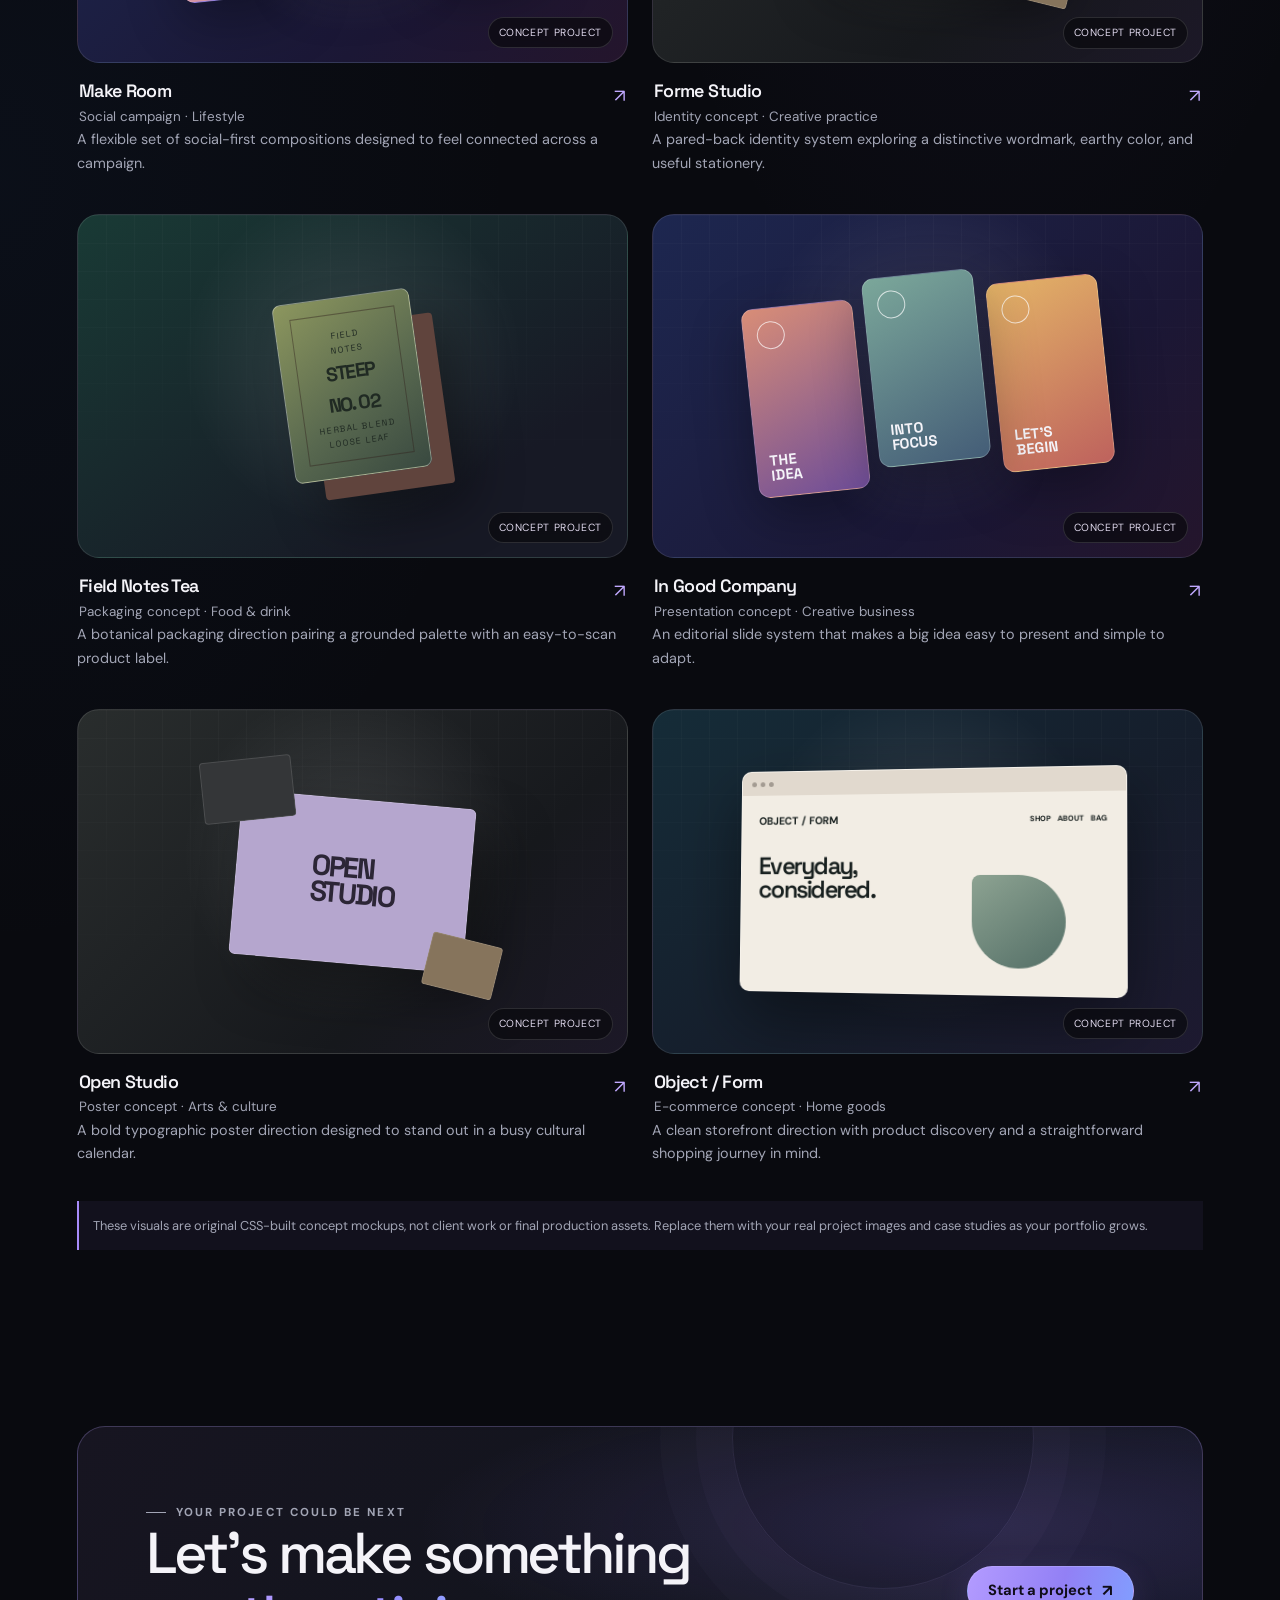
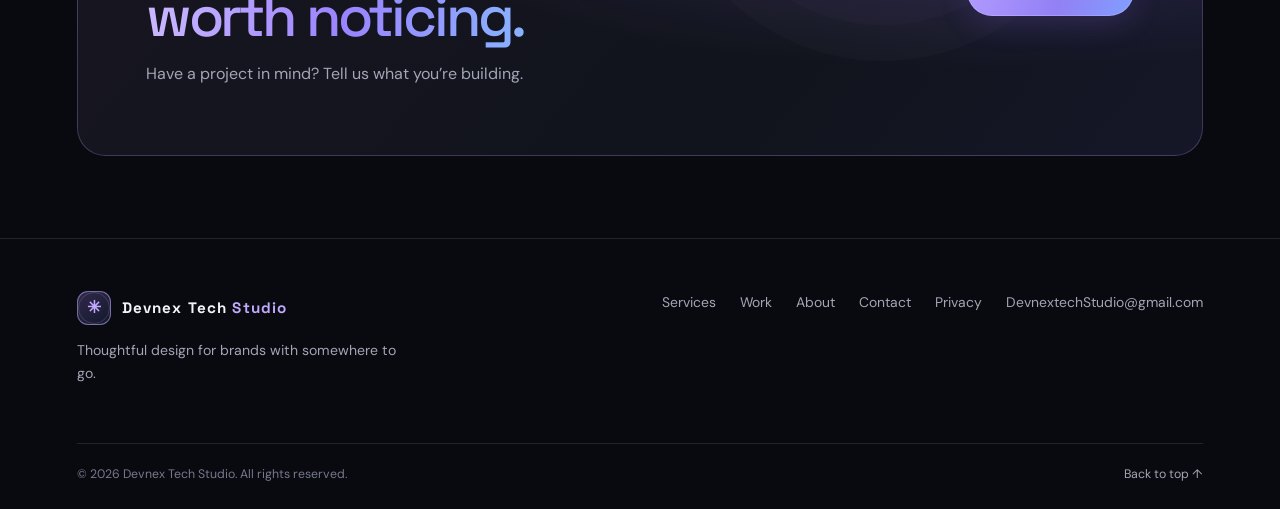
<file: portfolio.html>
<!doctype html>
<html lang="en">

<head>
  <meta charset="UTF-8">
  <meta name="viewport" content="width=device-width, initial-scale=1.0">
  <meta name="description"
    content="Explore concept work across packaging, Canva design, graphic identity, and web experiences.">
  <meta name="theme-color" content="#090a0f">
  <meta property="og:type" content="website">
  <meta property="og:site_name" content="Devnex Tech Studio">
  <meta property="og:title" content="Selected Work &amp; Concepts — Devnex Tech Studio">
  <meta property="og:description" content="Explore illustrative packaging, graphic, campaign, and web concepts.">
  <title data-title-template="Selected Work &amp; Concepts — {brand}">Selected Work &amp; Concepts — Devnex Tech Studio</title>
  <link rel="icon" href="assets/icons/favicon.svg" type="image/svg+xml">
  <link rel="preconnect" href="https://fonts.googleapis.com">
  <link rel="preconnect" href="https://fonts.gstatic.com" crossorigin>
  <link rel="stylesheet" href="assets/css/style.css">
  <link rel="stylesheet" href="assets/css/components.css">
  <link rel="stylesheet" href="assets/css/responsive.css">
  <link rel="stylesheet" href="assets/css/animations.css">
</head>

<body>
  <a class="skip-link" href="#main">Skip to content</a>
  <header class="site-header">
    <div class="header-inner container">
      <a class="logo" href="index.html" aria-label="Devnex Tech Studio home"><span class="logo-mark"
          aria-hidden="true">✳</span><span class="logo-word">Devnex Tech Studio</span></a>
      <button class="menu-toggle" type="button" aria-label="Open navigation" aria-controls="primary-nav"
        aria-expanded="false"><span></span></button>
      <nav class="primary-nav" id="primary-nav" aria-label="Main navigation"><a href="index.html">Home</a><a
          href="services.html">Services</a><a href="portfolio.html" aria-current="page">Work</a><a
          href="about.html">About</a><a class="button button-primary nav-cta" href="contact.html">Start a project <span
            class="button-arrow" aria-hidden="true">↗</span></a></nav>
    </div>
  </header>
  <main id="main">
    <section class="page-hero container">
      <p class="eyebrow">Selected work &amp; concepts</p>
      <h1>Good ideas look <span class="text-gradient">good on you.</span></h1>
      <p>A collection of illustrative concepts showing how thoughtful design can shape a product, identity, campaign, or
        digital experience. Every item here is clearly marked as a concept.</p>
    </section>
    <section class="section-tight" aria-label="Portfolio projects">
      <div class="container">
        <div class="filter-list" role="group" aria-label="Filter projects by service">
          <button class="filter-button" type="button" data-filter="all" aria-pressed="true">All work</button>
          <button class="filter-button" type="button" data-filter="packaging" aria-pressed="false">Packaging</button>
          <button class="filter-button" type="button" data-filter="canva" aria-pressed="false">Canva design</button>
          <button class="filter-button" type="button" data-filter="graphic" aria-pressed="false">Graphic design</button>
          <button class="filter-button" type="button" data-filter="web" aria-pressed="false">Web development</button>
        </div>
        <p class="sr-only" aria-live="polite" data-filter-status></p>
        <div class="work-grid" data-project-grid>
          <article class="project-card" data-category="packaging">
            <div class="project-art art-packaging" role="img"
              aria-label="Amber carton mockup for a botanical skincare concept">
              <img class="project-image" data-project-image data-src="" alt="Amber botanical skincare carton concept with a structured product label" hidden>
              <div class="art-pack">
                <div class="art-pack-label"><span>BOTANICAL<br>STUDY</span><strong>FORM<br>NO. 04</strong><span>daily
                    ritual<br>100 ml</span></div>
              </div><span class="concept-tag">Concept project</span>
            </div>
            <div class="project-info">
              <div>
                <h3>Form No. 04</h3>
                <p>Packaging concept · Beauty</p>
              </div><span class="project-arrow" aria-hidden="true">↗</span>
            </div>
            <p class="small muted">A warm, tactile skincare direction built around natural tones and a clear product
              hierarchy.</p>
          </article>
          <article class="project-card" data-category="web">
            <div class="project-art art-web" role="img" aria-label="Cafe homepage displayed in a browser mockup">
              <img class="project-image" data-project-image data-src="" alt="Cafe homepage concept featuring an editorial hero and simple navigation" hidden>
              <div class="art-browser">
                <div class="browser-bar"><i></i><i></i><i></i></div>
                <div class="browser-content">
                  <div class="browser-nav"><b>GOOD MORNING</b><span>MENU&nbsp;&nbsp; STORY&nbsp;&nbsp; VISIT</span>
                  </div>
                  <div class="browser-headline">A little<br>more ritual.</div>
                  <div class="browser-shape"></div>
                </div>
              </div><span class="concept-tag">Concept project</span>
            </div>
            <div class="project-info">
              <div>
                <h3>Good Morning</h3>
                <p>Website concept · Hospitality</p>
              </div><span class="project-arrow" aria-hidden="true">↗</span>
            </div>
            <p class="small muted">A responsive-first cafe experience with a calm editorial feel and a simple path to
              the menu.</p>
          </article>
          <article class="project-card" data-category="canva">
            <div class="project-art art-canva" role="img"
              aria-label="Three coordinated social post concepts in warm colorful palettes">
              <img class="project-image" data-project-image data-src="" alt="Three coordinated social campaign post concepts in warm colors" hidden>
              <div class="art-stories">
                <div class="art-story"><b></b><span>MAKE<br>ROOM</span></div>
                <div class="art-story"><b></b><span>FOR<br>GOOD</span></div>
                <div class="art-story"><b></b><span>THINGS<br>GROW</span></div>
              </div><span class="concept-tag">Concept project</span>
            </div>
            <div class="project-info">
              <div>
                <h3>Make Room</h3>
                <p>Social campaign · Lifestyle</p>
              </div><span class="project-arrow" aria-hidden="true">↗</span>
            </div>
            <p class="small muted">A flexible set of social-first compositions designed to feel connected across a
              campaign.</p>
          </article>
          <article class="project-card" data-category="graphic">
            <div class="project-art art-graphic" role="img" aria-label="Minimal stationery and logo identity concept">
              <img class="project-image" data-project-image data-src="" alt="Minimal stationery and wordmark identity concept in earthy tones" hidden>
              <div class="art-identity"><span>FORME</span></div><span class="concept-tag">Concept project</span>
            </div>
            <div class="project-info">
              <div>
                <h3>Forme Studio</h3>
                <p>Identity concept · Creative practice</p>
              </div><span class="project-arrow" aria-hidden="true">↗</span>
            </div>
            <p class="small muted">A pared-back identity system exploring a distinctive wordmark, earthy color, and
              useful stationery.</p>
          </article>
          <article class="project-card" data-category="packaging">
            <div class="project-art art-packaging art-packaging-tea" role="img"
              aria-label="Illustrative tea packaging with deep green and copper tones">
              <img class="project-image" data-project-image data-src="" alt="Deep green botanical tea packaging concept with a labeled carton" hidden>
              <div class="art-pack">
                <div class="art-pack-label"><span>FIELD<br>NOTES</span><strong>STEEP<br>NO. 02</strong><span>herbal
                    blend<br>loose leaf</span></div>
              </div><span class="concept-tag">Concept project</span>
            </div>
            <div class="project-info">
              <div>
                <h3>Field Notes Tea</h3>
                <p>Packaging concept · Food &amp; drink</p>
              </div><span class="project-arrow" aria-hidden="true">↗</span>
            </div>
            <p class="small muted">A botanical packaging direction pairing a grounded palette with an easy-to-scan
              product label.</p>
          </article>
          <article class="project-card" data-category="canva">
            <div class="project-art art-canva art-canva-talk" role="img"
              aria-label="Editorial presentation cover and slide concept with layered color blocks">
              <img class="project-image" data-project-image data-src="" alt="Editorial presentation concept with layered color blocks and slide layouts" hidden>
              <div class="art-stories">
                <div class="art-story"><b></b><span>THE<br>IDEA</span></div>
                <div class="art-story"><b></b><span>INTO<br>FOCUS</span></div>
                <div class="art-story"><b></b><span>LET'S<br>BEGIN</span></div>
              </div><span class="concept-tag">Concept project</span>
            </div>
            <div class="project-info">
              <div>
                <h3>In Good Company</h3>
                <p>Presentation concept · Creative business</p>
              </div><span class="project-arrow" aria-hidden="true">↗</span>
            </div>
            <p class="small muted">An editorial slide system that makes a big idea easy to present and simple to adapt.
            </p>
          </article>
          <article class="project-card" data-category="graphic">
            <div class="project-art art-graphic art-graphic-poster" role="img"
              aria-label="Abstract event poster design concept with typographic composition">
              <img class="project-image" data-project-image data-src="" alt="Typographic Open Studio event poster concept with a bold composition" hidden>
              <div class="art-identity"><span>OPEN<br>STUDIO</span></div><span class="concept-tag">Concept
                project</span>
            </div>
            <div class="project-info">
              <div>
                <h3>Open Studio</h3>
                <p>Poster concept · Arts &amp; culture</p>
              </div><span class="project-arrow" aria-hidden="true">↗</span>
            </div>
            <p class="small muted">A bold typographic poster direction designed to stand out in a busy cultural
              calendar.</p>
          </article>
          <article class="project-card" data-category="web">
            <div class="project-art art-web art-web-catalog" role="img"
              aria-label="Illustrative online shop homepage concept">
              <img class="project-image" data-project-image data-src="" alt="Online home-goods shop concept with product-focused navigation" hidden>
              <div class="art-browser">
                <div class="browser-bar"><i></i><i></i><i></i></div>
                <div class="browser-content">
                  <div class="browser-nav"><b>OBJECT / FORM</b><span>SHOP&nbsp;&nbsp; ABOUT&nbsp;&nbsp; BAG</span></div>
                  <div class="browser-headline">Everyday,<br>considered.</div>
                  <div class="browser-shape"></div>
                </div>
              </div><span class="concept-tag">Concept project</span>
            </div>
            <div class="project-info">
              <div>
                <h3>Object / Form</h3>
                <p>E-commerce concept · Home goods</p>
              </div><span class="project-arrow" aria-hidden="true">↗</span>
            </div>
            <p class="small muted">A clean storefront direction with product discovery and a straightforward shopping
              journey in mind.</p>
          </article>
        </div>
        <p class="form-setup-note">These visuals are original CSS-built concept mockups, not client work or final
          production assets. Replace them with your real project images and case studies as your portfolio grows.</p>
      </div>
    </section>
    <section class="section-tight">
      <div class="container">
        <div class="cta-panel" data-reveal>
          <div>
            <p class="eyebrow">Your project could be next</p>
            <h2>Let’s make something <span class="text-gradient">worth noticing.</span></h2>
            <p>Have a project in mind? Tell us what you’re building.</p>
          </div><a class="button button-primary" href="contact.html">Start a project <span class="button-arrow"
              aria-hidden="true">↗</span></a>
        </div>
      </div>
    </section>
  </main>
  <footer class="site-footer">
    <div class="container">
      <div class="footer-top">
        <div class="footer-brand"><a class="logo" href="index.html"><span class="logo-mark"
              aria-hidden="true">✳</span><span class="logo-word">YOUR<span> STUDIO</span></span></a>
          <p>Thoughtful design for brands with somewhere to go.</p>
          <div class="footer-social" data-social-links aria-label="Social media"></div>
        </div>
        <nav class="footer-nav" aria-label="Footer navigation"><a href="services.html">Services</a><a
            href="portfolio.html">Work</a><a href="about.html">About</a><a href="contact.html">Contact</a><a
            href="privacy.html">Privacy</a><a data-footer-email hidden></a></nav>
      </div>
      <div class="footer-bottom">
        <p>© <span data-year></span> <span data-brand>Devnex Tech Studio</span>. All rights reserved.</p><a class="back-top"
          href="#main">Back to top ↑</a>
      </div>
    </div>
  </footer>
  <script src="assets/js/config.js"></script>
  <script src="assets/js/navigation.js"></script>
  <script src="assets/js/main.js"></script>
  <script src="assets/js/portfolio.js"></script>
</body>

</html>
</file>
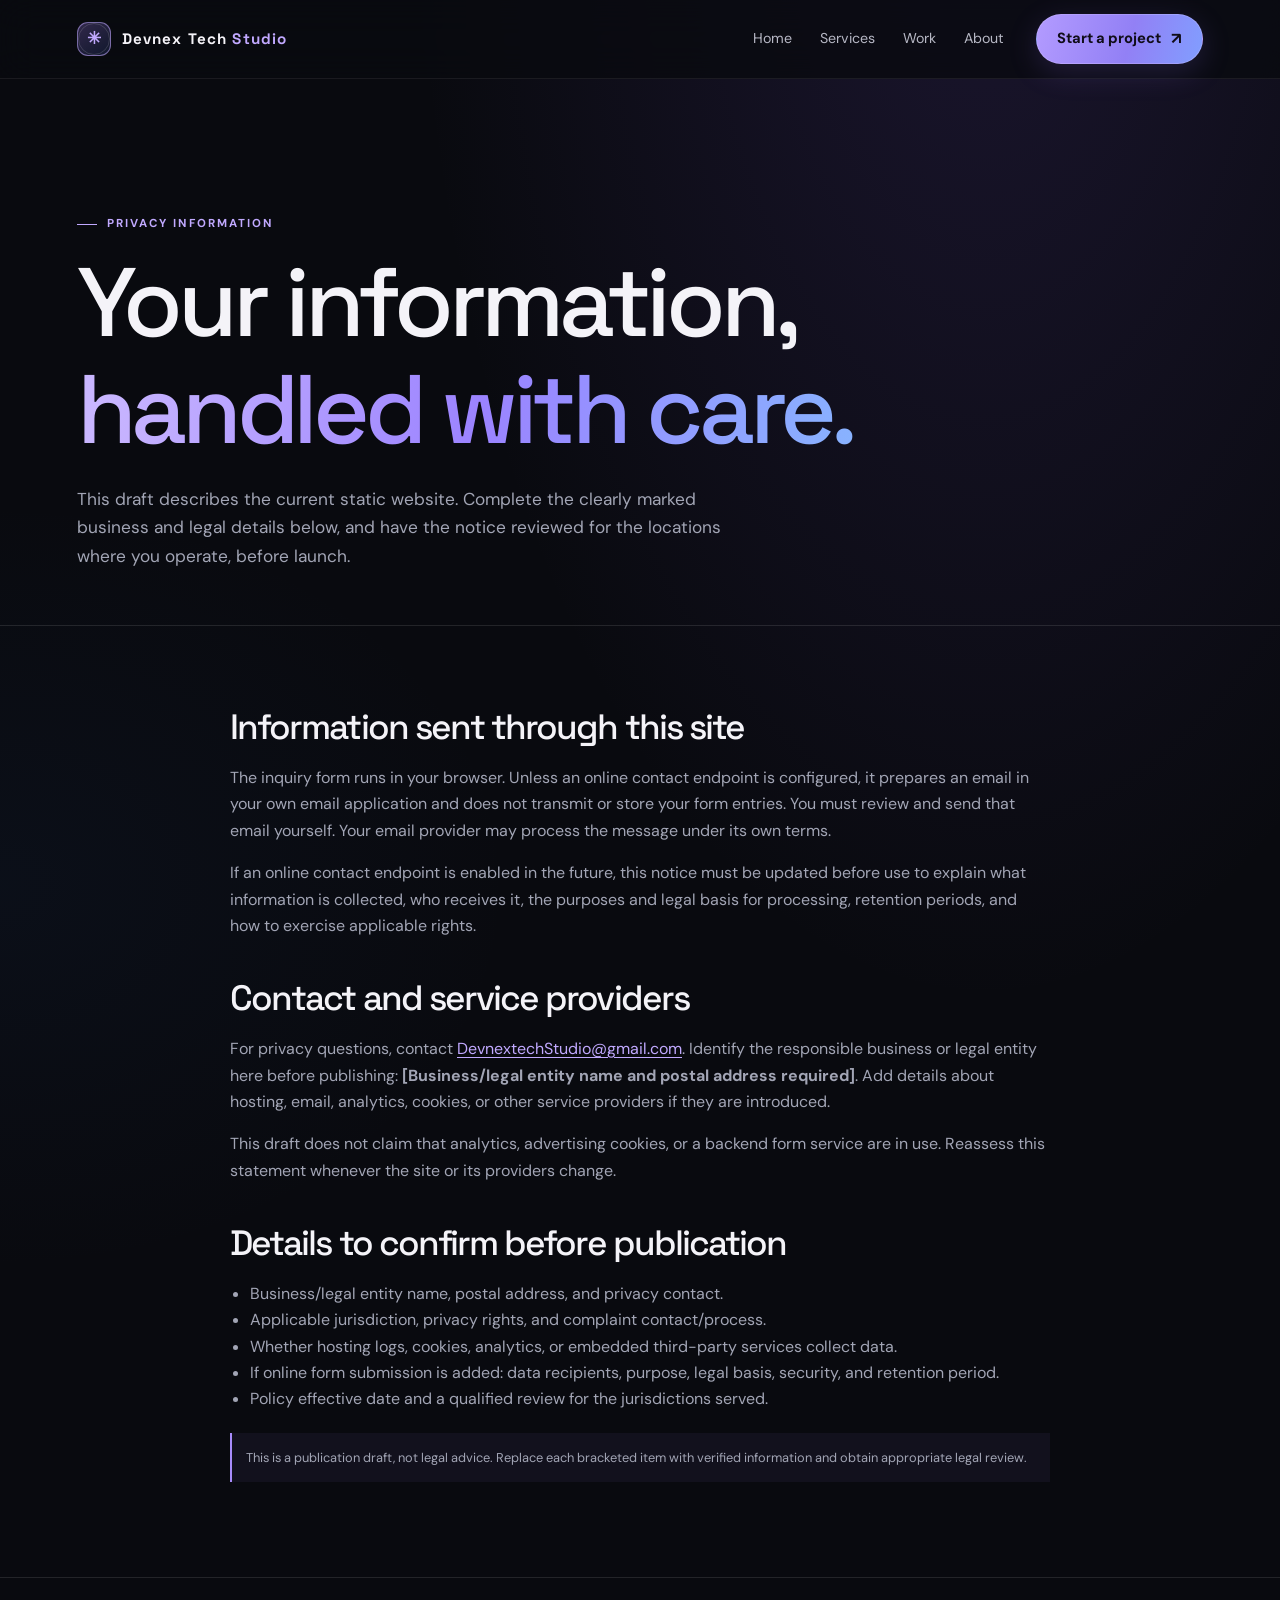
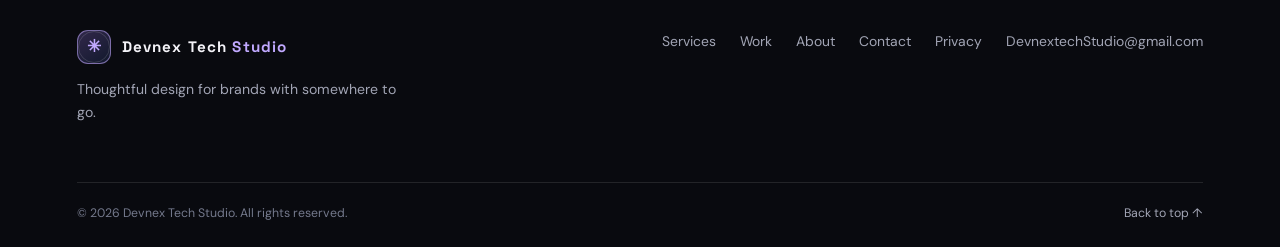
<file: privacy.html>
<!doctype html>
<html lang="en">
<head>
  <meta charset="UTF-8">
  <meta name="viewport" content="width=device-width, initial-scale=1.0">
  <meta name="description" content="Privacy information for website visitors. Review the draft notice and complete the launch details before publication.">
  <meta name="theme-color" content="#090a0f">
  <meta property="og:type" content="website">
  <meta property="og:site_name" content="Devnex Tech Studio">
  <meta property="og:title" content="Privacy — Devnex Tech Studio">
  <meta property="og:description" content="How this website's inquiry form handles information.">
  <title data-title-template="Privacy — {brand}">Privacy — Devnex Tech Studio</title>
  <link rel="icon" href="assets/icons/favicon.svg" type="image/svg+xml">
  <link rel="stylesheet" href="assets/css/style.css">
  <link rel="stylesheet" href="assets/css/components.css">
  <link rel="stylesheet" href="assets/css/responsive.css">
  <link rel="stylesheet" href="assets/css/animations.css">
</head>
<body>
  <a class="skip-link" href="#main">Skip to content</a>
  <header class="site-header"><div class="header-inner container">
    <a class="logo" href="index.html" aria-label="Devnex Tech Studio home"><span class="logo-mark" aria-hidden="true">✳</span><span class="logo-word">Devnex Tech Studio</span></a>
    <button class="menu-toggle" type="button" aria-label="Open navigation" aria-controls="primary-nav" aria-expanded="false"><span></span></button>
    <nav class="primary-nav" id="primary-nav" aria-label="Main navigation"><a href="index.html">Home</a><a href="services.html">Services</a><a href="portfolio.html">Work</a><a href="about.html">About</a><a class="button button-primary nav-cta" href="contact.html">Start a project <span class="button-arrow" aria-hidden="true">↗</span></a></nav>
  </div></header>
  <main id="main">
    <section class="page-hero compact container">
      <p class="eyebrow">Privacy information</p>
      <h1>Your information, <span class="text-gradient">handled with care.</span></h1>
      <p>This draft describes the current static website. Complete the clearly marked business and legal details below, and have the notice reviewed for the locations where you operate, before launch.</p>
    </section>
    <section class="section-tight section-border">
      <div class="container privacy-copy">
        <h2>Information sent through this site</h2>
        <p>The inquiry form runs in your browser. Unless an online contact endpoint is configured, it prepares an email in your own email application and does not transmit or store your form entries. You must review and send that email yourself. Your email provider may process the message under its own terms.</p>
        <p>If an online contact endpoint is enabled in the future, this notice must be updated before use to explain what information is collected, who receives it, the purposes and legal basis for processing, retention periods, and how to exercise applicable rights.</p>

        <h2>Contact and service providers</h2>
        <p>For privacy questions, contact <a data-privacy-email hidden></a>. Identify the responsible business or legal entity here before publishing: <strong>[Business/legal entity name and postal address required]</strong>. Add details about hosting, email, analytics, cookies, or other service providers if they are introduced.</p>
        <p>This draft does not claim that analytics, advertising cookies, or a backend form service are in use. Reassess this statement whenever the site or its providers change.</p>

        <h2>Details to confirm before publication</h2>
        <ul>
          <li>Business/legal entity name, postal address, and privacy contact.</li>
          <li>Applicable jurisdiction, privacy rights, and complaint contact/process.</li>
          <li>Whether hosting logs, cookies, analytics, or embedded third-party services collect data.</li>
          <li>If online form submission is added: data recipients, purpose, legal basis, security, and retention period.</li>
          <li>Policy effective date and a qualified review for the jurisdictions served.</li>
        </ul>
        <p class="form-setup-note">This is a publication draft, not legal advice. Replace each bracketed item with verified information and obtain appropriate legal review.</p>
      </div>
    </section>
  </main>
  <footer class="site-footer"><div class="container"><div class="footer-top"><div class="footer-brand"><a class="logo" href="index.html"><span class="logo-mark" aria-hidden="true">✳</span><span class="logo-word">Devnex Tech Studio</span></a><p>Thoughtful design for brands with somewhere to go.</p><div class="footer-social" data-social-links aria-label="Social media"></div></div><nav class="footer-nav" aria-label="Footer navigation"><a href="services.html">Services</a><a href="portfolio.html">Work</a><a href="about.html">About</a><a href="contact.html">Contact</a><a href="privacy.html" aria-current="page">Privacy</a><a data-footer-email hidden></a></nav></div><div class="footer-bottom"><p>© <span data-year></span> <span data-brand>Devnex Tech Studio</span>. All rights reserved.</p><a class="back-top" href="#main">Back to top ↑</a></div></div></footer>
  <script src="assets/js/config.js"></script><script src="assets/js/navigation.js"></script><script src="assets/js/main.js"></script>
</body>
</html>
</file>
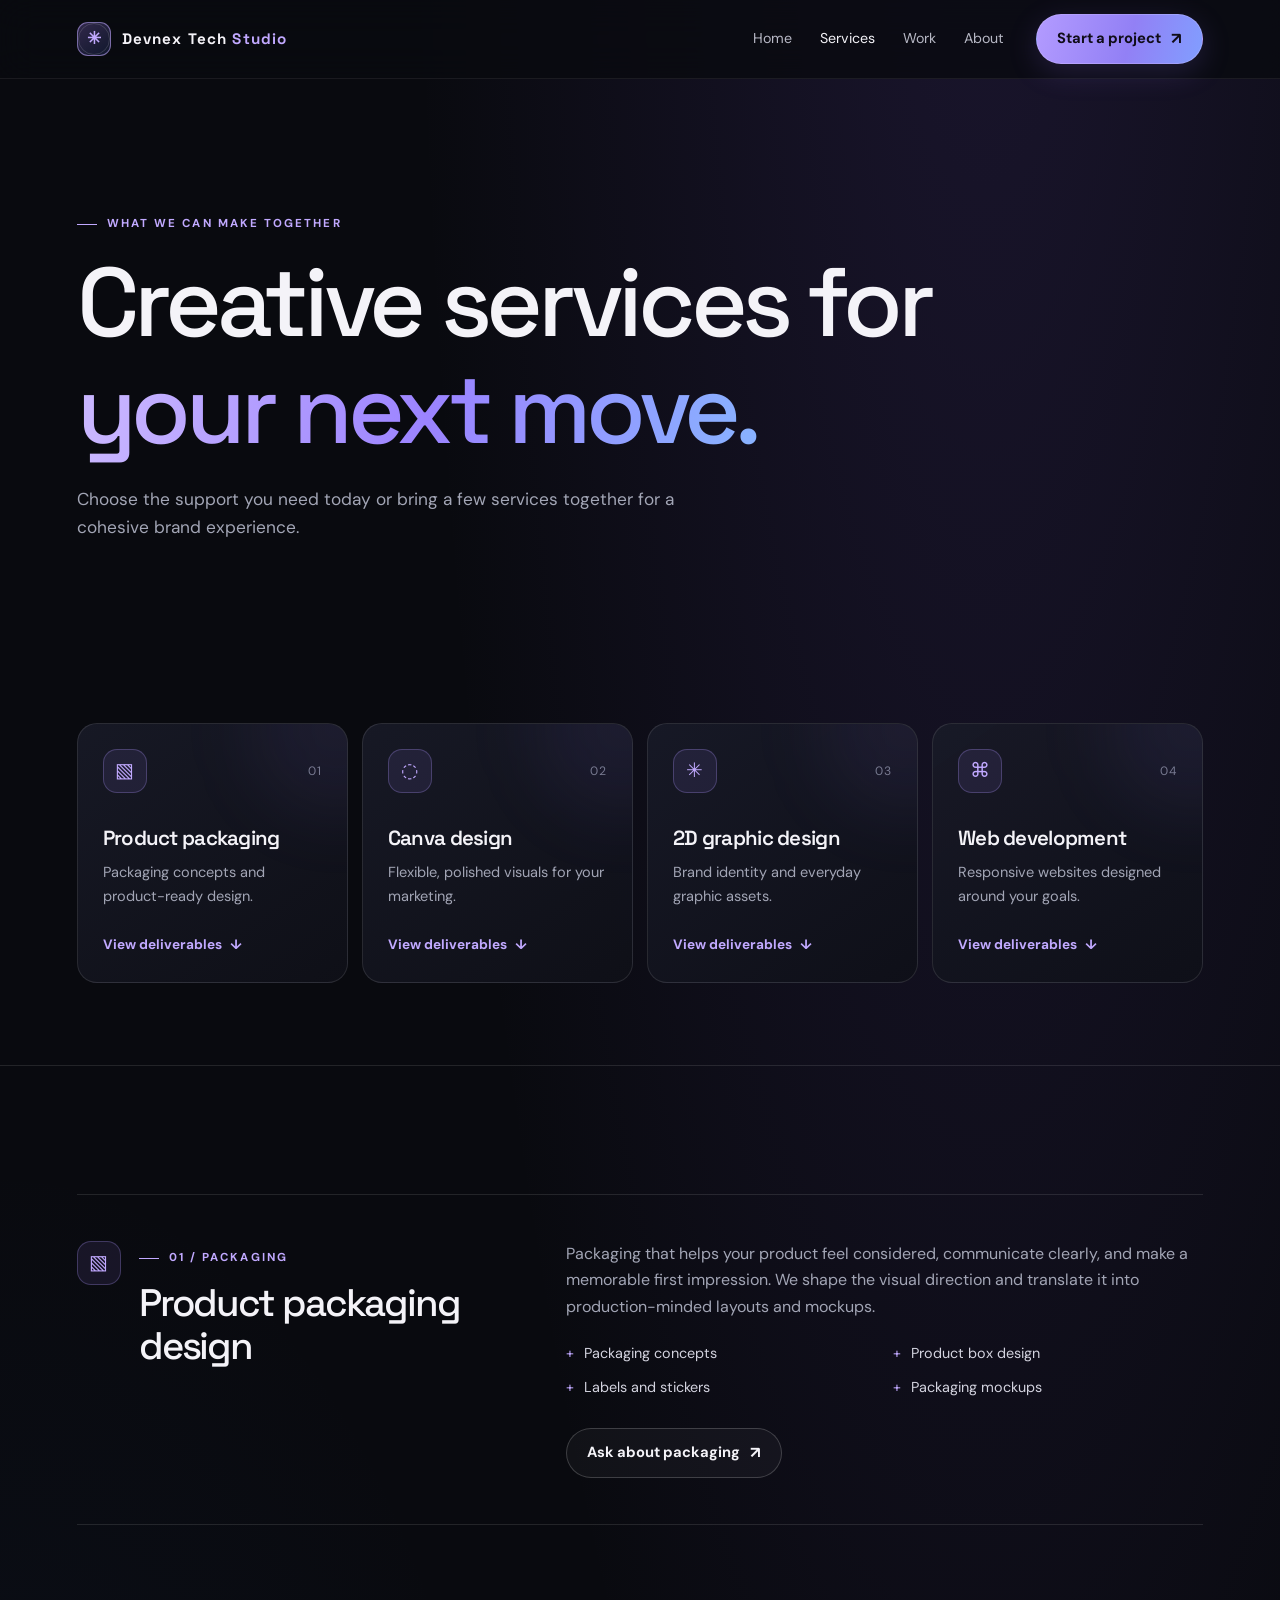
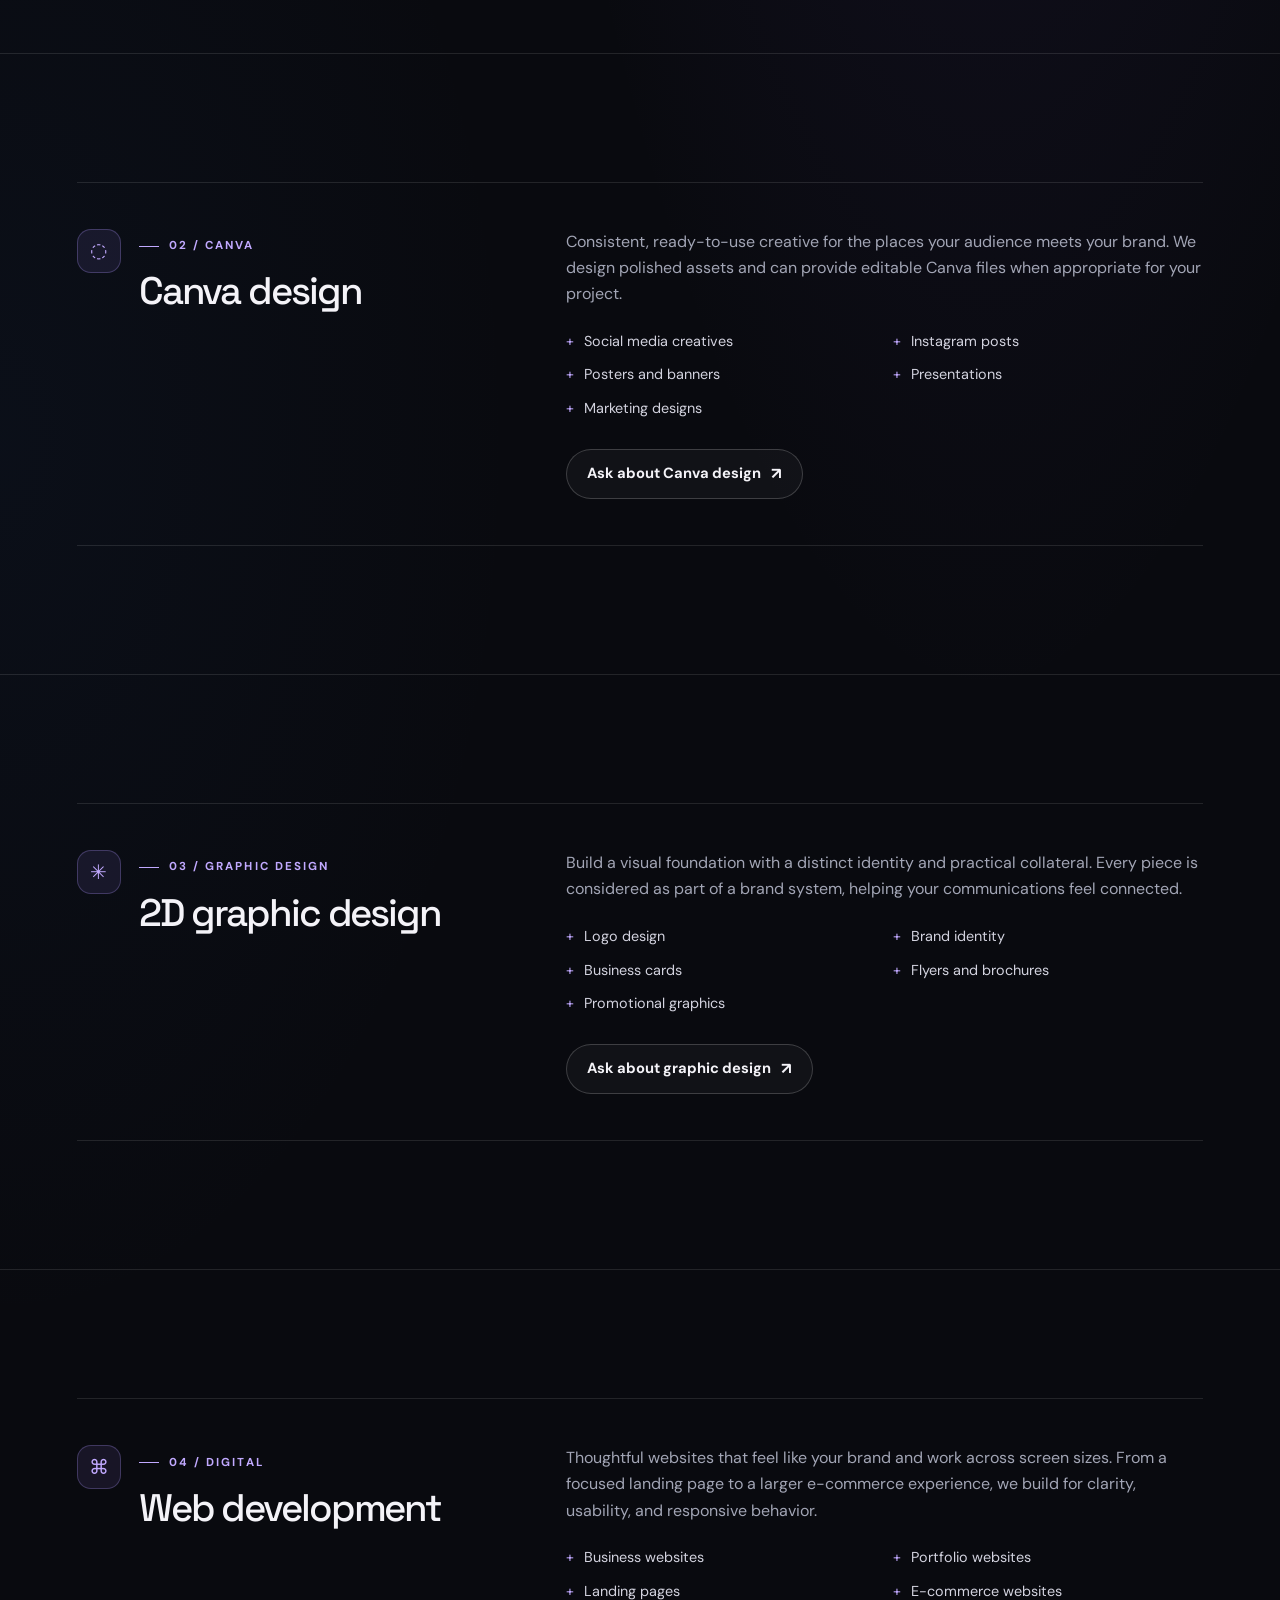
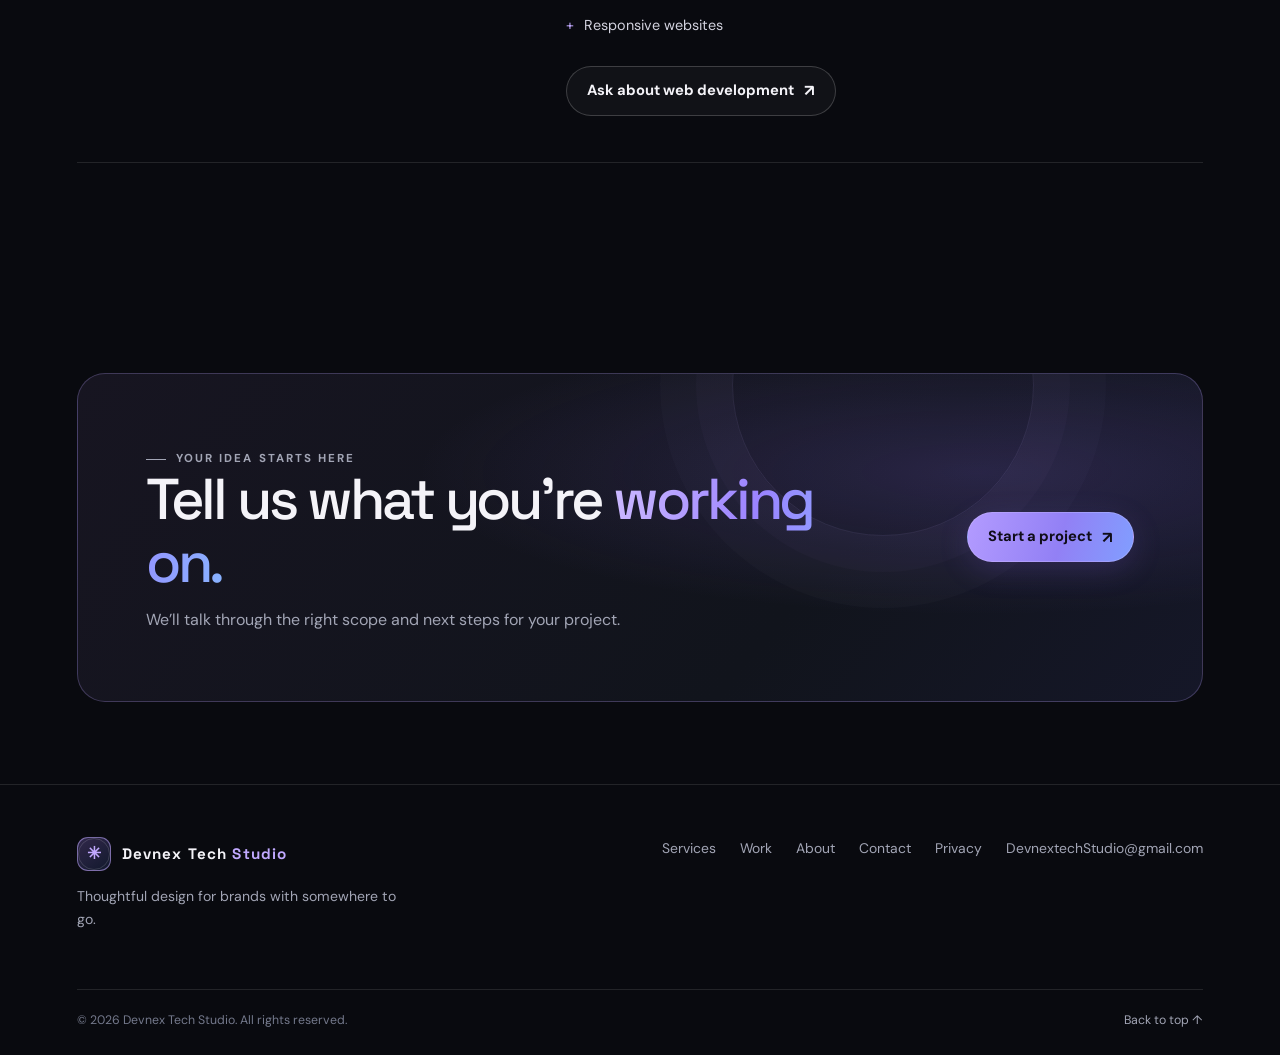
<file: services.html>
<!doctype html>
<html lang="en">
<head>
  <meta charset="UTF-8">
  <meta name="viewport" content="width=device-width, initial-scale=1.0">
  <meta name="description" content="Explore packaging, Canva, graphic design, and responsive web development services for your business.">
  <meta name="theme-color" content="#090a0f">
  <meta property="og:type" content="website">
  <meta property="og:site_name" content="Devnex Tech Studio">
  <meta property="og:title" content="Creative Services — Devnex Tech Studio">
  <meta property="og:description" content="Thoughtful packaging, Canva, graphic design, and web development services.">
  <title data-title-template="Creative Services — {brand}">Creative Services — Devnex Tech Studio</title>
  <link rel="icon" href="assets/icons/favicon.svg" type="image/svg+xml">
  <link rel="preconnect" href="https://fonts.googleapis.com">
  <link rel="preconnect" href="https://fonts.gstatic.com" crossorigin>
  <link rel="stylesheet" href="assets/css/style.css">
  <link rel="stylesheet" href="assets/css/components.css">
  <link rel="stylesheet" href="assets/css/responsive.css">
  <link rel="stylesheet" href="assets/css/animations.css">
</head>
<body>
  <a class="skip-link" href="#main">Skip to content</a>
  <header class="site-header"><div class="header-inner container">
    <a class="logo" href="index.html" aria-label="Devnex Tech Studio home"><span class="logo-mark" aria-hidden="true">✳</span><span class="logo-word">Devnex Tech Studio</span></a>
    <button class="menu-toggle" type="button" aria-label="Open navigation" aria-controls="primary-nav" aria-expanded="false"><span></span></button>
    <nav class="primary-nav" id="primary-nav" aria-label="Main navigation"><a href="index.html">Home</a><a href="services.html" aria-current="page">Services</a><a href="portfolio.html">Work</a><a href="about.html">About</a><a class="button button-primary nav-cta" href="contact.html">Start a project <span class="button-arrow" aria-hidden="true">↗</span></a></nav>
  </div></header>
  <main id="main">
    <section class="page-hero container">
      <p class="eyebrow">What we can make together</p>
      <h1>Creative services for <span class="text-gradient">your next move.</span></h1>
      <p>Choose the support you need today or bring a few services together for a cohesive brand experience.</p>
    </section>
    <section class="section-tight" aria-label="Service overview">
      <div class="container service-grid">
        <a class="service-card" href="#packaging" data-reveal><div class="service-card-top"><span class="service-icon" aria-hidden="true">▧</span><span class="service-number">01</span></div><h3>Product packaging</h3><p>Packaging concepts and product-ready design.</p><span class="text-link">View deliverables <span aria-hidden="true">↓</span></span></a>
        <a class="service-card" href="#canva" data-reveal><div class="service-card-top"><span class="service-icon" aria-hidden="true">◌</span><span class="service-number">02</span></div><h3>Canva design</h3><p>Flexible, polished visuals for your marketing.</p><span class="text-link">View deliverables <span aria-hidden="true">↓</span></span></a>
        <a class="service-card" href="#graphic" data-reveal><div class="service-card-top"><span class="service-icon" aria-hidden="true">✳</span><span class="service-number">03</span></div><h3>2D graphic design</h3><p>Brand identity and everyday graphic assets.</p><span class="text-link">View deliverables <span aria-hidden="true">↓</span></span></a>
        <a class="service-card" href="#web" data-reveal><div class="service-card-top"><span class="service-icon" aria-hidden="true">⌘</span><span class="service-number">04</span></div><h3>Web development</h3><p>Responsive websites designed around your goals.</p><span class="text-link">View deliverables <span aria-hidden="true">↓</span></span></a>
      </div>
    </section>
    <section class="section section-border" id="packaging">
      <div class="container service-detail-grid">
        <div class="service-detail-title"><span class="service-icon" aria-hidden="true">▧</span><div><p class="eyebrow">01 / Packaging</p><h2>Product packaging design</h2></div></div>
        <div class="service-detail-copy"><p>Packaging that helps your product feel considered, communicate clearly, and make a memorable first impression. We shape the visual direction and translate it into production-minded layouts and mockups.</p><ul class="deliverables"><li>Packaging concepts</li><li>Product box design</li><li>Labels and stickers</li><li>Packaging mockups</li></ul><a class="button button-secondary" href="contact.html?service=packaging">Ask about packaging <span class="button-arrow" aria-hidden="true">↗</span></a></div>
      </div>
    </section>
    <section class="section section-border" id="canva">
      <div class="container service-detail-grid">
        <div class="service-detail-title"><span class="service-icon" aria-hidden="true">◌</span><div><p class="eyebrow">02 / Canva</p><h2>Canva design</h2></div></div>
        <div class="service-detail-copy"><p>Consistent, ready-to-use creative for the places your audience meets your brand. We design polished assets and can provide editable Canva files when appropriate for your project.</p><ul class="deliverables"><li>Social media creatives</li><li>Instagram posts</li><li>Posters and banners</li><li>Presentations</li><li>Marketing designs</li></ul><a class="button button-secondary" href="contact.html?service=canva">Ask about Canva design <span class="button-arrow" aria-hidden="true">↗</span></a></div>
      </div>
    </section>
    <section class="section section-border" id="graphic">
      <div class="container service-detail-grid">
        <div class="service-detail-title"><span class="service-icon" aria-hidden="true">✳</span><div><p class="eyebrow">03 / Graphic design</p><h2>2D graphic design</h2></div></div>
        <div class="service-detail-copy"><p>Build a visual foundation with a distinct identity and practical collateral. Every piece is considered as part of a brand system, helping your communications feel connected.</p><ul class="deliverables"><li>Logo design</li><li>Brand identity</li><li>Business cards</li><li>Flyers and brochures</li><li>Promotional graphics</li></ul><a class="button button-secondary" href="contact.html?service=graphic">Ask about graphic design <span class="button-arrow" aria-hidden="true">↗</span></a></div>
      </div>
    </section>
    <section class="section section-border" id="web">
      <div class="container service-detail-grid">
        <div class="service-detail-title"><span class="service-icon" aria-hidden="true">⌘</span><div><p class="eyebrow">04 / Digital</p><h2>Web development</h2></div></div>
        <div class="service-detail-copy"><p>Thoughtful websites that feel like your brand and work across screen sizes. From a focused landing page to a larger e-commerce experience, we build for clarity, usability, and responsive behavior.</p><ul class="deliverables"><li>Business websites</li><li>Portfolio websites</li><li>Landing pages</li><li>E-commerce websites</li><li>Responsive websites</li></ul><a class="button button-secondary" href="contact.html?service=web">Ask about web development <span class="button-arrow" aria-hidden="true">↗</span></a></div>
      </div>
    </section>
    <section class="section-tight"><div class="container"><div class="cta-panel" data-reveal><div><p class="eyebrow">Your idea starts here</p><h2>Tell us what you’re <span class="text-gradient">working on.</span></h2><p>We’ll talk through the right scope and next steps for your project.</p></div><a class="button button-primary" href="contact.html">Start a project <span class="button-arrow" aria-hidden="true">↗</span></a></div></div></section>
  </main>
  <footer class="site-footer"><div class="container"><div class="footer-top"><div class="footer-brand"><a class="logo" href="index.html"><span class="logo-mark" aria-hidden="true">✳</span><span class="logo-word">Devnex Tech Studio</span></a><p>Thoughtful design for brands with somewhere to go.</p><div class="footer-social" data-social-links aria-label="Social media"></div></div><nav class="footer-nav" aria-label="Footer navigation"><a href="services.html">Services</a><a href="portfolio.html">Work</a><a href="about.html">About</a><a href="contact.html">Contact</a><a href="privacy.html">Privacy</a><a data-footer-email hidden></a></nav></div><div class="footer-bottom"><p>© <span data-year></span> <span data-brand>Devnex Tech Studio</span>. All rights reserved.</p><a class="back-top" href="#main">Back to top ↑</a></div></div></footer>
  <script src="assets/js/config.js"></script><script src="assets/js/navigation.js"></script><script src="assets/js/main.js"></script>
</body>
</html>
</file>
<file: assets/css/style.css>
@import url('https://fonts.googleapis.com/css2?family=DM+Sans:wght@400;500;600;700&family=Space+Grotesk:wght@400;500;600;700&display=swap');

:root {
  color-scheme: dark;
  --bg: #090a0f;
  --surface: #10121b;
  --surface-raised: #151824;
  --text: #f4f3f8;
  --muted: #a2a5b5;
  --soft: #74798c;
  --accent: #a78bfa;
  --accent-bright: #c1a9ff;
  --blue: #79a8ff;
  --line: rgba(255, 255, 255, .105);
  --line-bright: rgba(255, 255, 255, .19);
  --content: 1200px;
  --gutter: clamp(20px, 6vw, 88px);
  --radius: 20px;
  --font-body: 'DM Sans', sans-serif;
  --font-display: 'Space Grotesk', sans-serif;
}

* { box-sizing: border-box; }
html { scroll-behavior: smooth; scroll-padding-top: 100px; }
body {
  margin: 0;
  min-width: 320px;
  background:
    radial-gradient(ellipse at 77% -10%, rgba(105, 72, 186, .19), transparent 36rem),
    radial-gradient(ellipse at 0% 48%, rgba(33, 76, 139, .08), transparent 32rem),
    var(--bg);
  color: var(--text);
  font-family: var(--font-body);
  font-size: 16px;
  line-height: 1.65;
  -webkit-font-smoothing: antialiased;
}
body.menu-open { overflow: hidden; }
a { color: inherit; text-decoration: none; }
button, input, select, textarea { font: inherit; }
button, a { -webkit-tap-highlight-color: transparent; }
button { color: inherit; }
img, svg { display: block; max-width: 100%; }
img { height: auto; }
::selection { color: #090a0f; background: var(--accent-bright); }

.skip-link {
  position: fixed;
  z-index: 100;
  top: 12px;
  left: 12px;
  padding: 10px 16px;
  transform: translateY(-160%);
  border-radius: 8px;
  background: var(--text);
  color: var(--bg);
}
.skip-link:focus { transform: translateY(0); }
.sr-only { position: absolute; width: 1px; height: 1px; padding: 0; overflow: hidden; clip: rect(0, 0, 0, 0); white-space: nowrap; clip-path: inset(50%); }
.container { width: min(var(--content), calc(100% - var(--gutter) * 2)); margin-inline: auto; }
.section { padding-block: clamp(76px, 10vw, 132px); }
.section-tight { padding-block: clamp(48px, 7vw, 82px); }
.section-border { border-top: 1px solid var(--line); }
.section-heading { max-width: 720px; margin-bottom: 44px; }
.section-heading.centered { margin-inline: auto; text-align: center; }
.section-heading > p:last-child { max-width: 620px; color: var(--muted); font-size: 1.05rem; }
.section-heading.centered > p:last-child { margin-inline: auto; }
.eyebrow {
  display: inline-flex;
  align-items: center;
  gap: 10px;
  margin: 0 0 16px;
  color: var(--accent-bright);
  font-size: .72rem;
  font-weight: 700;
  letter-spacing: .18em;
  line-height: 1.4;
  text-transform: uppercase;
}
.eyebrow::before { width: 20px; height: 1px; background: currentColor; content: ''; }
h1, h2, h3, p { margin-top: 0; }
h1, h2, h3 { font-family: var(--font-display); line-height: 1.1; }
h1, h2 { letter-spacing: -.055em; }
h1 { max-width: 960px; margin-bottom: 22px; font-size: clamp(3.1rem, 8.5vw, 7.3rem); font-weight: 500; }
h2 { margin-bottom: 18px; font-size: clamp(2.3rem, 5vw, 4.4rem); font-weight: 500; }
h3 { margin-bottom: 12px; font-size: 1.28rem; font-weight: 600; letter-spacing: -.035em; }
.text-gradient {
  color: var(--accent-bright);
  background: linear-gradient(100deg, #c9b6ff 4%, #9b83ff 52%, #88b3ff 100%);
  -webkit-background-clip: text;
  background-clip: text;
  -webkit-text-fill-color: transparent;
}
.muted { color: var(--muted); }
.small { font-size: .9rem; }

.site-header {
  position: sticky;
  z-index: 30;
  top: 0;
  border-bottom: 1px solid rgba(255,255,255,.07);
  background: rgba(9, 10, 15, .8);
  backdrop-filter: blur(18px);
  -webkit-backdrop-filter: blur(18px);
}
.header-inner {
  display: flex;
  min-height: 78px;
  align-items: center;
  justify-content: space-between;
  gap: 28px;
}
.logo { display: inline-flex; flex: 0 0 auto; align-items: center; gap: 11px; font-family: var(--font-display); font-weight: 700; letter-spacing: -.03em; }
.logo-mark {
  position: relative;
  display: grid;
  width: 34px;
  height: 34px;
  place-items: center;
  overflow: hidden;
  border: 1px solid rgba(196, 171, 255, .55);
  border-radius: 11px;
  background: linear-gradient(145deg, rgba(171, 132, 255, .25), rgba(83, 128, 255, .13));
  color: var(--accent-bright);
  font-size: 1.05rem;
}
.logo-mark::after { position: absolute; width: 30px; height: 30px; border: 1px solid rgba(255,255,255,.14); border-radius: 50%; content: ''; }
.logo-word { font-size: .95rem; letter-spacing: .075em; }
.logo-word span { color: var(--accent-bright); }
.primary-nav { display: flex; align-items: center; gap: clamp(16px, 2.2vw, 32px); }
.primary-nav a:not(.button) { color: #b7b8c5; font-size: .89rem; transition: color .2s ease; }
.primary-nav a:not(.button):hover, .primary-nav a[aria-current="page"] { color: var(--text); }
.nav-cta { margin-left: 4px; }
.menu-toggle { display: none; width: 44px; height: 44px; place-items: center; border: 1px solid var(--line); border-radius: 12px; background: rgba(255,255,255,.04); cursor: pointer; }
.menu-toggle span, .menu-toggle::before, .menu-toggle::after { width: 18px; height: 1.5px; background: var(--text); content: ''; transition: transform .2s ease, opacity .2s ease; }
.menu-toggle { gap: 4px; align-content: center; }
.menu-toggle[aria-expanded="true"] span { opacity: 0; }
.menu-toggle[aria-expanded="true"]::before { transform: translateY(5.5px) rotate(45deg); }
.menu-toggle[aria-expanded="true"]::after { transform: translateY(-5.5px) rotate(-45deg); }

.button {
  display: inline-flex;
  min-height: 50px;
  align-items: center;
  justify-content: center;
  gap: 10px;
  padding: 12px 20px;
  border: 1px solid transparent;
  border-radius: 999px;
  background: transparent;
  color: var(--text);
  font-size: .92rem;
  font-weight: 700;
  line-height: 1.2;
  cursor: pointer;
  transition: transform .22s ease, border-color .22s ease, background .22s ease, box-shadow .22s ease;
}
.button:hover { transform: translateY(-2px); }
.button:focus-visible, .filter-button:focus-visible, .menu-toggle:focus-visible { outline: 2px solid var(--accent-bright); outline-offset: 4px; }
.button:active { transform: translateY(0); }
.button-primary {
  border-color: rgba(215, 200, 255, .3);
  background: linear-gradient(105deg, #b39bff 0%, #9280f5 56%, #819eff 100%);
  box-shadow: 0 8px 30px rgba(137, 107, 240, .18);
  color: #100d19;
}
.button-primary:hover { box-shadow: 0 12px 36px rgba(137, 107, 240, .32); }
.button-secondary { border-color: var(--line-bright); background: rgba(255,255,255,.035); }
.button-secondary:hover { border-color: rgba(194, 171, 255, .55); background: rgba(167, 139, 250, .08); }
.button-arrow { font-size: 1.1em; transition: transform .2s ease; }
.button:hover .button-arrow { transform: translateX(3px); }
.text-link { display: inline-flex; align-items: center; gap: 8px; color: var(--accent-bright); font-size: .94rem; font-weight: 700; }
.text-link:hover { color: #ded2ff; }

.hero { position: relative; padding-block: clamp(78px, 11vw, 150px) clamp(74px, 9vw, 126px); }
.hero-grid { display: grid; grid-template-columns: minmax(0, 1.1fr) minmax(290px, .9fr); align-items: center; gap: clamp(35px, 7vw, 90px); }
.hero-copy { position: relative; z-index: 1; }
.hero h1 { max-width: 760px; }
.hero-copy > p:not(.eyebrow) { max-width: 560px; margin-bottom: 30px; color: #b1b4c2; font-size: clamp(1rem, 1.7vw, 1.18rem); }
.hero-actions { display: flex; flex-wrap: wrap; gap: 12px; }
.hero-note { display: flex; align-items: center; gap: 10px; margin-top: 32px; color: var(--soft); font-size: .79rem; }
.section-link-row { margin: 28px 0 0; }
.hero-art {
  position: relative;
  display: grid;
  min-height: 420px;
  place-items: center;
  isolation: isolate;
}
.hero-orbit {
  position: absolute;
  width: min(100%, 430px);
  aspect-ratio: 1;
  border: 1px solid rgba(176, 150, 255, .18);
  border-radius: 50%;
  background: radial-gradient(circle at 48% 51%, rgba(126, 91, 219, .14), transparent 62%);
  box-shadow: inset 0 0 80px rgba(101, 72, 178, .08), 0 0 85px rgba(100, 75, 170, .08);
}
.hero-orbit::before, .hero-orbit::after { position: absolute; inset: 10%; border: 1px solid rgba(255,255,255,.07); border-radius: 50%; content: ''; }
.hero-orbit::after { inset: 23%; border-color: rgba(170, 149, 255, .14); }
.hero-core {
  position: relative;
  z-index: 2;
  display: grid;
  width: 182px;
  aspect-ratio: 1;
  place-items: center;
  border: 1px solid rgba(207, 190, 255, .38);
  border-radius: 42px;
  background: linear-gradient(145deg, rgba(174, 146, 255, .19), rgba(54, 70, 132, .24) 80%);
  box-shadow: 0 28px 90px rgba(100, 69, 193, .25), inset 0 1px 0 rgba(255,255,255,.16);
  transform: rotate(-9deg);
}
.hero-core-mark { color: #dfd3ff; font-family: var(--font-display); font-size: 5rem; font-weight: 500; line-height: 1; transform: rotate(9deg); }
.orbit-chip {
  position: absolute;
  z-index: 3;
  display: flex;
  align-items: center;
  gap: 9px;
  padding: 10px 14px;
  border: 1px solid rgba(255,255,255,.12);
  border-radius: 999px;
  background: rgba(18, 19, 31, .82);
  box-shadow: 0 12px 32px rgba(0,0,0,.25);
  color: #e9e5f4;
  font-size: .76rem;
  backdrop-filter: blur(12px);
}
.orbit-chip span { color: var(--accent-bright); font-size: 1rem; }
.chip-one { top: 15%; left: 2%; }
.chip-two { top: 31%; right: -2%; }
.chip-three { bottom: 19%; left: -4%; }
.chip-four { right: 7%; bottom: 10%; }
.hero-glow { position: absolute; z-index: -1; width: 68%; aspect-ratio: 1; border-radius: 50%; background: rgba(114, 75, 202, .13); filter: blur(75px); }
.hero-bottom { display: flex; align-items: center; gap: 18px; margin-top: 70px; color: var(--soft); font-size: .75rem; letter-spacing: .12em; text-transform: uppercase; }
.hero-bottom::before { width: 34px; height: 1px; background: var(--accent); content: ''; }

.service-grid { display: grid; grid-template-columns: repeat(4, minmax(0, 1fr)); gap: 14px; }
.service-card {
  position: relative;
  display: flex;
  min-height: 260px;
  flex-direction: column;
  padding: 25px;
  overflow: hidden;
  border: 1px solid var(--line);
  border-radius: var(--radius);
  background: linear-gradient(145deg, rgba(24, 26, 39, .94), rgba(15, 16, 24, .96));
  transition: transform .25s ease, border-color .25s ease, background .25s ease;
}
.service-card::after { position: absolute; top: -80px; right: -75px; width: 170px; height: 170px; border-radius: 50%; background: rgba(139, 112, 231, .08); content: ''; filter: blur(35px); transition: opacity .25s ease; }
.service-card:hover { transform: translateY(-5px); border-color: rgba(176, 150, 255, .42); background: linear-gradient(145deg, rgba(30, 30, 48, .98), rgba(16, 17, 27, .98)); }
.service-card-top { display: flex; align-items: center; justify-content: space-between; margin-bottom: 34px; }
.service-icon { display: grid; width: 44px; height: 44px; place-items: center; border: 1px solid rgba(174, 151, 255, .27); border-radius: 14px; background: rgba(157, 129, 238, .1); color: var(--accent-bright); font-size: 1.25rem; }
.service-number { color: #777b8c; font-size: .76rem; letter-spacing: .08em; }
.service-card h3 { position: relative; z-index: 1; }
.service-card p { margin-bottom: 22px; color: var(--muted); font-size: .91rem; }
.service-card .text-link { margin-top: auto; font-size: .85rem; }
.home-services .service-card { min-height: 390px; padding: 14px; }
.home-services .service-card::after { opacity: .7; pointer-events: none; }
.home-services .service-card:hover::after { opacity: 1; }
.home-services .service-visual { position: relative; aspect-ratio: 16 / 10; margin: -14px -14px 18px; overflow: hidden; border-bottom: 1px solid rgba(255,255,255,.1); background: linear-gradient(145deg, rgba(167,139,250,.1), rgba(121,168,255,.04)); }
.home-services .service-visual::after { position: absolute; inset: 0; box-shadow: inset 0 0 38px rgba(8,10,18,.2); content: ''; pointer-events: none; }
.home-services .service-visual img { width: 100%; height: 100%; object-fit: cover; transition: transform .45s cubic-bezier(.2,.7,.2,1); }
.home-services .service-card:hover .service-visual img { transform: scale(1.035); }
.home-services .service-card-top { justify-content: flex-end; margin: 0 2px 12px; }
.home-services .service-card h3 { margin: 0 2px 10px; font-size: 1.15rem; }
.home-services .service-card p { margin: 0 2px 22px; }
.home-services .service-card > .text-link { margin: auto 2px 4px; }
.service-intro { max-width: 650px; color: var(--muted); }
.service-detail-grid { display: grid; grid-template-columns: minmax(0, .8fr) minmax(0, 1.2fr); gap: 64px; padding-block: 46px; border-top: 1px solid var(--line); }
.service-detail-grid:last-child { border-bottom: 1px solid var(--line); }
.service-detail-title { display: flex; align-items: flex-start; gap: 18px; }
.service-detail-title .service-icon { flex: 0 0 auto; }
.service-detail-title h2 { margin: 0; font-size: clamp(1.7rem, 3vw, 2.5rem); }
.service-detail-copy > p { color: var(--muted); }
.deliverables { display: grid; grid-template-columns: repeat(2, minmax(0, 1fr)); gap: 10px 18px; margin: 22px 0 28px; padding: 0; list-style: none; }
.deliverables li { display: flex; align-items: flex-start; gap: 10px; color: #d3d3df; font-size: .9rem; }
.deliverables li::before { color: var(--accent-bright); content: '+'; }

.work-grid { display: grid; grid-template-columns: repeat(2, minmax(0, 1fr)); gap: 24px; }
.project-card { min-width: 0; }
.project-art {
  position: relative;
  display: grid;
  min-height: 0;
  aspect-ratio: 16 / 10;
  place-items: center;
  overflow: hidden;
  border: 1px solid var(--line);
  border-radius: 22px;
  background: var(--art-bg, linear-gradient(145deg, #211c39, #11131e));
  isolation: isolate;
}
.project-art::before { position: absolute; z-index: -1; inset: 0; background: radial-gradient(circle at 50% 42%, rgba(255,255,255,.12), transparent 50%); content: ''; }
.project-art::after { position: absolute; z-index: -1; inset: 0; background-image: linear-gradient(rgba(255,255,255,.025) 1px, transparent 1px), linear-gradient(90deg, rgba(255,255,255,.025) 1px, transparent 1px); background-size: 28px 28px; content: ''; mask-image: linear-gradient(to bottom, black, transparent 90%); }
.project-image { position: absolute; z-index: 0; inset: 0; width: 100%; height: 100%; object-fit: cover; }
.project-art.has-project-image > :not(.project-image):not(.concept-tag) { display: none; }
.project-art.has-project-image { background: #151722; }
.art-packaging { --art-bg: linear-gradient(145deg, #332a47, #171925 76%); }
.art-canva { --art-bg: linear-gradient(135deg, #1d2750, #1b1735 68%, #24152c); }
.art-graphic { --art-bg: linear-gradient(135deg, #292d2d, #17191d 66%, #1c1827); }
.art-web { --art-bg: linear-gradient(145deg, #152c38, #151d2b 58%, #1d1930); }
.art-pack { width: 138px; height: 180px; padding: 15px; border: 1px solid rgba(255,255,255,.34); border-radius: 8px; background: linear-gradient(145deg, #d8ac74, #a56a4a 58%, #74483d); box-shadow: 24px 24px 0 -4px #60443d, 32px 39px 55px rgba(0,0,0,.45); transform: rotate(-8deg); }
.art-pack-label { display: flex; height: 100%; flex-direction: column; justify-content: space-between; padding: 14px 10px; border: 1px solid rgba(49, 35, 30, .45); color: #352522; font-family: var(--font-display); text-align: center; }
.art-pack-label strong { font-size: 1.22rem; letter-spacing: -.08em; }
.art-pack-label span { font-size: .54rem; letter-spacing: .14em; text-transform: uppercase; }
.art-stories { display: flex; align-items: center; gap: 11px; transform: rotate(-6deg); }
.art-story { display: flex; width: 112px; height: 190px; flex-direction: column; justify-content: space-between; padding: 13px; border: 1px solid rgba(255,255,255,.17); border-radius: 12px; background: linear-gradient(160deg, #7160d7, #e79e9b); box-shadow: 0 20px 55px rgba(0,0,0,.32); }
.art-story:nth-child(2) { transform: translateY(-18px); background: linear-gradient(155deg, #dfb874, #a74d65); }
.art-story:nth-child(3) { background: linear-gradient(155deg, #82b4a4, #324f76); }
.art-story b { width: 28px; height: 28px; border: 1px solid rgba(255,255,255,.7); border-radius: 50%; }
.art-story span { max-width: 80px; font-family: var(--font-display); font-size: .92rem; font-weight: 700; line-height: 1.03; }
.art-identity { position: relative; display: grid; width: 235px; height: 165px; place-items: center; border: 1px solid rgba(255,255,255,.16); border-radius: 6px; background: #d2c3a6; box-shadow: 25px 25px 55px rgba(0,0,0,.4); color: #252725; transform: rotate(5deg); }
.art-identity::before, .art-identity::after { position: absolute; width: 90px; height: 60px; border: 1px solid rgba(255,255,255,.12); border-radius: 4px; background: #343638; content: ''; }
.art-identity::before { top: -32px; left: -42px; transform: rotate(-11deg); }
.art-identity::after { right: -36px; bottom: -20px; width: 70px; height: 52px; background: #86745c; transform: rotate(9deg); }
.art-identity span { font-family: var(--font-display); font-size: 2.3rem; font-weight: 700; letter-spacing: -.1em; }
.art-browser { width: min(78%, 390px); overflow: hidden; border: 1px solid rgba(255,255,255,.2); border-radius: 10px; background: #f2ede4; box-shadow: 0 28px 65px rgba(0,0,0,.4); transform: perspective(850px) rotateY(-8deg) rotateX(2deg); }
.browser-bar { display: flex; height: 24px; align-items: center; gap: 4px; padding-inline: 10px; background: #e1d9ce; }
.browser-bar i { width: 5px; height: 5px; border-radius: 50%; background: #a39b92; }
.browser-content { min-height: 200px; padding: 18px; color: #18201f; }
.browser-nav { display: flex; align-items: center; justify-content: space-between; font-size: .47rem; font-weight: 700; }
.browser-nav b { font-size: .68rem; }
.browser-headline { max-width: 180px; margin-top: 25px; font-family: var(--font-display); font-size: 1.55rem; font-weight: 600; letter-spacing: -.07em; line-height: .98; }
.browser-shape { position: absolute; right: 15%; bottom: 26px; width: 92px; height: 92px; border-radius: 50% 50% 10% 50%; background: linear-gradient(145deg, #e68f68, #a74f64); }
.concept-tag { position: absolute; z-index: 2; right: 14px; bottom: 14px; padding: 6px 10px; border: 1px solid rgba(255,255,255,.13); border-radius: 999px; background: rgba(10,10,15,.72); color: #e0d9ed; font-size: .65rem; letter-spacing: .06em; text-transform: uppercase; backdrop-filter: blur(8px); }
.project-info { display: flex; align-items: flex-start; justify-content: space-between; gap: 16px; padding: 18px 2px 0; }
.project-info h3 { margin: 0 0 5px; font-size: 1.12rem; }
.project-info p { margin: 0; color: var(--muted); font-size: .84rem; }
.project-arrow { color: var(--accent-bright); font-size: 1.15rem; }
.filter-list { display: flex; flex-wrap: wrap; gap: 9px; margin: 0 0 32px; padding: 0; list-style: none; }
.filter-button { min-height: 40px; padding: 8px 15px; border: 1px solid var(--line); border-radius: 999px; background: transparent; color: var(--muted); font-size: .82rem; cursor: pointer; transition: color .2s, border-color .2s, background .2s; }
.filter-button:hover, .filter-button[aria-pressed="true"] { border-color: rgba(179, 155, 255, .5); background: rgba(167, 139, 250, .12); color: var(--text); }
.work-grid .project-card[hidden] { display: none; }

.split-layout { display: grid; grid-template-columns: minmax(0, .9fr) minmax(0, 1.1fr); align-items: start; gap: clamp(40px, 8vw, 100px); }
.split-layout h2 { max-width: 520px; }
.split-copy { color: var(--muted); font-size: 1.02rem; }
.split-copy p:last-child { margin-bottom: 0; }
.founder-layout { display: grid; grid-template-columns: minmax(0, 1.15fr) minmax(280px, .75fr); align-items: center; gap: clamp(42px, 8vw, 104px); }
.founder-copy h2 { max-width: 560px; }
.founder-role { display: flex; flex-wrap: wrap; align-items: center; gap: 10px; margin-bottom: 20px; color: var(--accent-bright); font-size: .95rem; font-weight: 600; }
.founder-intro { max-width: 660px; margin-bottom: 22px; color: var(--muted); font-size: 1.04rem; line-height: 1.8; }
.founder-interests { display: flex; flex-wrap: wrap; gap: 9px; margin: 0 0 27px; padding: 0; list-style: none; }
.founder-interests li { padding: 7px 12px; border: 1px solid var(--line); border-radius: 999px; background: rgba(255,255,255,.035); color: #d7d2e3; font-size: .78rem; }
.founder-portfolio-link { margin-bottom: 4px; }
.founder-portfolio-note { max-width: 430px; margin: 14px 0 0; color: var(--soft); font-size: .82rem; }
.founder-portfolio-note code { color: #d8ccff; font-size: .78rem; }
.founder-portrait { position: relative; width: min(100%, 410px); justify-self: end; margin: 0; padding: 10px; overflow: hidden; border: 1px solid rgba(193,169,255,.22); border-radius: 26px; background: linear-gradient(145deg, rgba(167,139,250,.13), rgba(121,168,255,.05) 55%, rgba(255,255,255,.025)); box-shadow: 0 28px 80px rgba(5,7,15,.3), 0 0 70px rgba(130,100,225,.09); }
.founder-portrait img { width: 100%; aspect-ratio: 4 / 4.75; border-radius: 18px; object-fit: cover; }
.founder-portrait figcaption { padding: 12px 8px 3px; color: var(--soft); font-size: .75rem; text-align: center; }
.statement-card { padding: clamp(28px, 5vw, 54px); border: 1px solid var(--line); border-radius: 24px; background: linear-gradient(145deg, rgba(30, 28, 46, .72), rgba(16, 17, 25, .82)); }
.statement-card blockquote { margin: 0; font-family: var(--font-display); font-size: clamp(1.5rem, 3vw, 2.5rem); letter-spacing: -.045em; line-height: 1.24; }
.values-grid { display: grid; grid-template-columns: repeat(3, minmax(0, 1fr)); gap: 14px; }
.value-card { padding: 25px; border-top: 1px solid var(--line-bright); }
.value-card > span { color: var(--accent-bright); font-size: .78rem; }
.value-card h3 { margin-top: 22px; }
.value-card p { margin-bottom: 0; color: var(--muted); font-size: .91rem; }
.process-grid { display: grid; grid-template-columns: repeat(4, minmax(0, 1fr)); gap: 22px; counter-reset: steps; }
.process-step { position: relative; padding-top: 22px; border-top: 1px solid var(--line-bright); counter-increment: steps; }
.process-step::before { color: var(--accent-bright); content: '0' counter(steps); font-family: var(--font-display); font-size: .8rem; }
.process-step h3 { margin-top: 20px; }
.process-step p { margin-bottom: 0; color: var(--muted); font-size: .89rem; }

.faq-list { max-width: 850px; margin-inline: auto; border-top: 1px solid var(--line); }
.faq-item { border-bottom: 1px solid var(--line); }
.faq-item summary { position: relative; padding: 22px 40px 22px 0; font-family: var(--font-display); font-size: 1.08rem; font-weight: 500; letter-spacing: -.02em; cursor: pointer; list-style: none; }
.faq-item summary::-webkit-details-marker { display: none; }
.faq-item summary::after { position: absolute; top: 50%; right: 3px; color: var(--accent-bright); content: '+'; font-family: var(--font-body); font-size: 1.5rem; font-weight: 400; transform: translateY(-50%); transition: transform .2s ease; }
.faq-item[open] summary::after { transform: translateY(-50%) rotate(45deg); }
.faq-answer { max-width: 740px; padding: 0 30px 20px 0; color: var(--muted); }
.faq-answer p:last-child { margin-bottom: 0; }
.cta-panel { position: relative; display: flex; align-items: center; justify-content: space-between; gap: 34px; padding: clamp(32px, 6vw, 68px); overflow: hidden; border: 1px solid rgba(188, 164, 255, .25); border-radius: 28px; background: radial-gradient(ellipse at 80% 30%, rgba(123, 94, 211, .22), transparent 44%), linear-gradient(130deg, #171521, #11141c 65%, #151728); }
.cta-panel::after { position: absolute; top: -140px; right: 15%; width: 300px; height: 300px; border: 1px solid rgba(194, 175, 255, .1); border-radius: 50%; box-shadow: 0 0 0 36px rgba(194,175,255,.025), 0 0 0 72px rgba(194,175,255,.02); content: ''; pointer-events: none; }
.cta-panel > * { position: relative; z-index: 1; }
.cta-panel h2 { max-width: 700px; margin-bottom: 12px; font-size: clamp(2rem, 4.5vw, 3.7rem); }
.cta-panel p { max-width: 590px; margin-bottom: 0; color: var(--muted); }
.cta-panel .button { flex: 0 0 auto; }

.page-hero { padding-block: clamp(76px, 10vw, 130px) clamp(56px, 7vw, 82px); }
.page-hero h1 { max-width: 900px; font-size: clamp(3rem, 7.6vw, 6.2rem); }
.page-hero > p:not(.eyebrow) { max-width: 660px; color: var(--muted); font-size: 1.08rem; }
.page-hero.compact { padding-bottom: 38px; }
.privacy-copy { max-width: 820px; }
.privacy-copy h2 { margin-top: 40px; font-size: clamp(1.6rem, 3vw, 2.2rem); }
.privacy-copy h2:first-child { margin-top: 0; }
.privacy-copy p, .privacy-copy li { color: var(--muted); }
.privacy-copy a { color: var(--accent-bright); text-decoration: underline; text-underline-offset: 3px; }
.privacy-copy ul { padding-left: 1.25rem; }
.contact-layout { display: grid; grid-template-columns: minmax(0, 1.15fr) minmax(260px, .65fr); gap: clamp(34px, 7vw, 90px); align-items: start; }
.contact-form { display: grid; grid-template-columns: repeat(2, minmax(0,1fr)); gap: 18px 16px; }
.field { display: grid; gap: 8px; }
.field.full-width { grid-column: 1 / -1; }
.field label { color: #e5e3eb; font-size: .87rem; font-weight: 600; }
.field input, .field select, .field textarea {
  width: 100%;
  min-height: 50px;
  padding: 12px 14px;
  border: 1px solid rgba(255,255,255,.12);
  border-radius: 11px;
  outline: none;
  background: rgba(255,255,255,.045);
  color: var(--text);
  transition: border-color .2s ease, box-shadow .2s ease, background .2s ease;
}
.field select { appearance: none; background-image: linear-gradient(45deg, transparent 50%, #a9a5b6 50%), linear-gradient(135deg, #a9a5b6 50%, transparent 50%); background-position: calc(100% - 18px) 21px, calc(100% - 13px) 21px; background-repeat: no-repeat; background-size: 5px 5px, 5px 5px; }
.field select option { background: #151722; color: var(--text); }
.field textarea { min-height: 155px; resize: vertical; }
.field input::placeholder, .field textarea::placeholder { color: #777b8b; }
.field input:focus, .field select:focus, .field textarea:focus { border-color: rgba(181, 158, 255, .72); background: rgba(255,255,255,.06); box-shadow: 0 0 0 3px rgba(160, 131, 245, .14); }
.contact-form .button { justify-self: start; }
.contact-form .button:disabled { cursor: wait; opacity: .65; transform: none; }
.form-status { min-height: 24px; margin: 0; color: var(--muted); font-size: .88rem; }
.form-status[data-state="error"] { color: #ff9eae; }
.form-status[data-state="success"] { color: #90e0b8; }
.form-status[data-state="ready"] { color: var(--accent-bright); }
.contact-aside { padding: 28px; border: 1px solid var(--line); border-radius: 20px; background: rgba(255,255,255,.025); }
.contact-aside h2 { font-size: 1.45rem; letter-spacing: -.035em; }
.contact-aside > p { color: var(--muted); font-size: .91rem; }
.contact-method { padding-top: 18px; margin-top: 18px; border-top: 1px solid var(--line); }
.contact-method span { display: block; margin-bottom: 6px; color: var(--soft); font-size: .74rem; letter-spacing: .1em; text-transform: uppercase; }
.contact-method a { color: var(--text); overflow-wrap: anywhere; }
.contact-method a:hover { color: var(--accent-bright); }
.form-setup-note { margin-top: 20px; padding: 14px; border-left: 2px solid var(--accent); background: rgba(167,139,250,.06); color: var(--muted); font-size: .8rem; }

.site-footer { padding: 52px 0 24px; border-top: 1px solid var(--line); }
.footer-top { display: flex; align-items: flex-start; justify-content: space-between; gap: 35px; padding-bottom: 38px; }
.footer-brand { max-width: 320px; }
.footer-brand p { margin: 14px 0 0; color: var(--muted); font-size: .88rem; }
.footer-nav { display: flex; flex-wrap: wrap; gap: 13px 24px; }
.footer-nav a, .footer-social a { color: var(--muted); font-size: .87rem; }
.footer-nav a:hover, .footer-social a:hover { color: var(--text); }
.footer-social { display: flex; gap: 16px; margin-top: 20px; }
.footer-bottom { display: flex; align-items: center; justify-content: space-between; gap: 16px; padding-top: 20px; border-top: 1px solid var(--line); color: var(--soft); font-size: .77rem; }
.footer-bottom p { margin: 0; }
.back-top { color: var(--muted); }
.back-top:hover { color: var(--text); }

:focus-visible { outline: 2px solid var(--accent-bright); outline-offset: 4px; }
[hidden] { display: none !important; }
</file>
<file: assets/css/components.css>
.art-packaging-tea { --art-bg: linear-gradient(145deg, #193a35, #171925 76%); }
.art-packaging-tea .art-pack { background: linear-gradient(145deg, #8c965e, #58684f 58%, #394940); }
.art-packaging-tea .art-pack-label { color: #202a23; }
.art-canva-talk .art-story { background: linear-gradient(155deg, #d88d77, #6e4d98); }
.art-canva-talk .art-story:nth-child(2) { background: linear-gradient(155deg, #7ba79a, #445d77); }
.art-canva-talk .art-story:nth-child(3) { background: linear-gradient(155deg, #e3b367, #be625d); }
.art-graphic-poster .art-identity { background: #b5a6ce; color: #2c2636; }
.art-graphic-poster .art-identity span { font-size: 1.8rem; letter-spacing: -.08em; line-height: .9; }
.art-web-catalog .browser-shape { border-radius: 8px 50% 50%; background: linear-gradient(145deg, #8da392, #536e66); }
</file>
<file: assets/css/responsive.css>
@media (max-width: 980px) {
  .primary-nav { gap: 17px; }
  .primary-nav a:not(.button) { font-size: .83rem; }
  .nav-cta { padding-inline: 15px; }
  .service-grid { grid-template-columns: repeat(2, minmax(0, 1fr)); }
  .hero-grid { grid-template-columns: minmax(0, 1.1fr) minmax(250px, .9fr); gap: 25px; }
  .hero-art { min-height: 350px; }
  .hero-core { width: 150px; border-radius: 34px; }
  .hero-core-mark { font-size: 4rem; }
  .orbit-chip { padding: 8px 11px; font-size: .68rem; }
  .process-grid { grid-template-columns: repeat(2, minmax(0, 1fr)); row-gap: 32px; }
}

@media (max-width: 760px) {
  :root { --gutter: 24px; }
  .header-inner { min-height: 70px; }
  .menu-toggle { display: grid; }
  .primary-nav {
    position: fixed;
    z-index: 29;
    inset: 70px 0 0;
    display: flex;
    align-items: stretch;
    flex-direction: column;
    gap: 0;
    padding: 16px var(--gutter) 35px;
    border-top: 1px solid var(--line);
    background: rgba(9, 10, 15, .98);
    opacity: 0;
    pointer-events: none;
    transform: translateY(-8px);
    visibility: hidden;
    transition: opacity .2s ease, transform .2s ease, visibility .2s ease;
  }
  .primary-nav.is-open { opacity: 1; pointer-events: auto; transform: translateY(0); visibility: visible; }
  .primary-nav a:not(.button) { padding: 16px 2px; border-bottom: 1px solid var(--line); color: var(--text); font-size: 1.08rem; }
  .primary-nav .nav-cta { align-self: flex-start; margin: 22px 0 0; }
  .hero-grid { grid-template-columns: 1fr; }
  .founder-layout { grid-template-columns: 1fr; gap: 32px; }
  .founder-portrait { width: min(100%, 360px); justify-self: start; }
  .hero-copy { max-width: 690px; }
  .hero-art { min-height: 350px; }
  .hero-orbit { width: min(82vw, 360px); }
  .hero-bottom { margin-top: 38px; }
  .work-grid { gap: 18px; }
  .project-art { min-height: 260px; }
  .split-layout, .contact-layout { grid-template-columns: 1fr; gap: 34px; }
  .values-grid { grid-template-columns: repeat(2, minmax(0, 1fr)); }
  .service-detail-grid { grid-template-columns: 1fr; gap: 20px; }
  .cta-panel { align-items: flex-start; flex-direction: column; }
  .footer-top { flex-direction: column; }
}

@media (max-width: 540px) {
  :root { --gutter: 20px; }
  h1 { font-size: clamp(3.05rem, 15vw, 4.6rem); }
  h2 { font-size: clamp(2.2rem, 11vw, 3.25rem); }
  .hero { padding-block: 65px 62px; }
  .hero-art { min-height: 300px; margin-inline: -7px; }
  .hero-core { width: 128px; border-radius: 30px; }
  .hero-core-mark { font-size: 3.5rem; }
  .chip-one { top: 12%; left: 0; }
  .chip-two { top: 28%; right: -3px; }
  .chip-three { bottom: 16%; left: -2px; }
  .chip-four { right: 2%; bottom: 7%; }
  .orbit-chip { font-size: .64rem; }
  .service-grid, .work-grid, .values-grid, .process-grid { grid-template-columns: 1fr; }
  .home-services .service-card { min-height: 0; }
  .service-card { min-height: 230px; }
  .project-art { min-height: 260px; }
  .project-info { padding-top: 14px; }
  .deliverables { grid-template-columns: 1fr; }
  .contact-form { grid-template-columns: 1fr; }
  .field.full-width { grid-column: auto; }
  .footer-nav { gap: 12px 18px; }
  .footer-bottom { align-items: flex-start; flex-direction: column; }
  .filter-list { gap: 7px; }
  .filter-button { min-height: 38px; padding-inline: 12px; font-size: .77rem; }
}
</file>
<file: assets/css/animations.css>
.reveal-ready [data-reveal] {
  opacity: 0;
  transform: translateY(18px);
  transition: opacity .65s ease, transform .65s cubic-bezier(.2,.7,.2,1);
}
.reveal-ready [data-reveal].is-visible { opacity: 1; transform: translateY(0); }
.service-grid [data-reveal]:nth-child(2), .work-grid [data-reveal]:nth-child(2) { transition-delay: 70ms; }
.service-grid [data-reveal]:nth-child(3), .work-grid [data-reveal]:nth-child(3) { transition-delay: 140ms; }
.service-grid [data-reveal]:nth-child(4), .work-grid [data-reveal]:nth-child(4) { transition-delay: 210ms; }

@media (prefers-reduced-motion: reduce) {
  *, *::before, *::after {
    scroll-behavior: auto !important;
    animation-duration: .01ms !important;
    animation-iteration-count: 1 !important;
    transition-duration: .01ms !important;
  }
  .reveal-ready [data-reveal] { opacity: 1; transform: none; }
}
</file>
